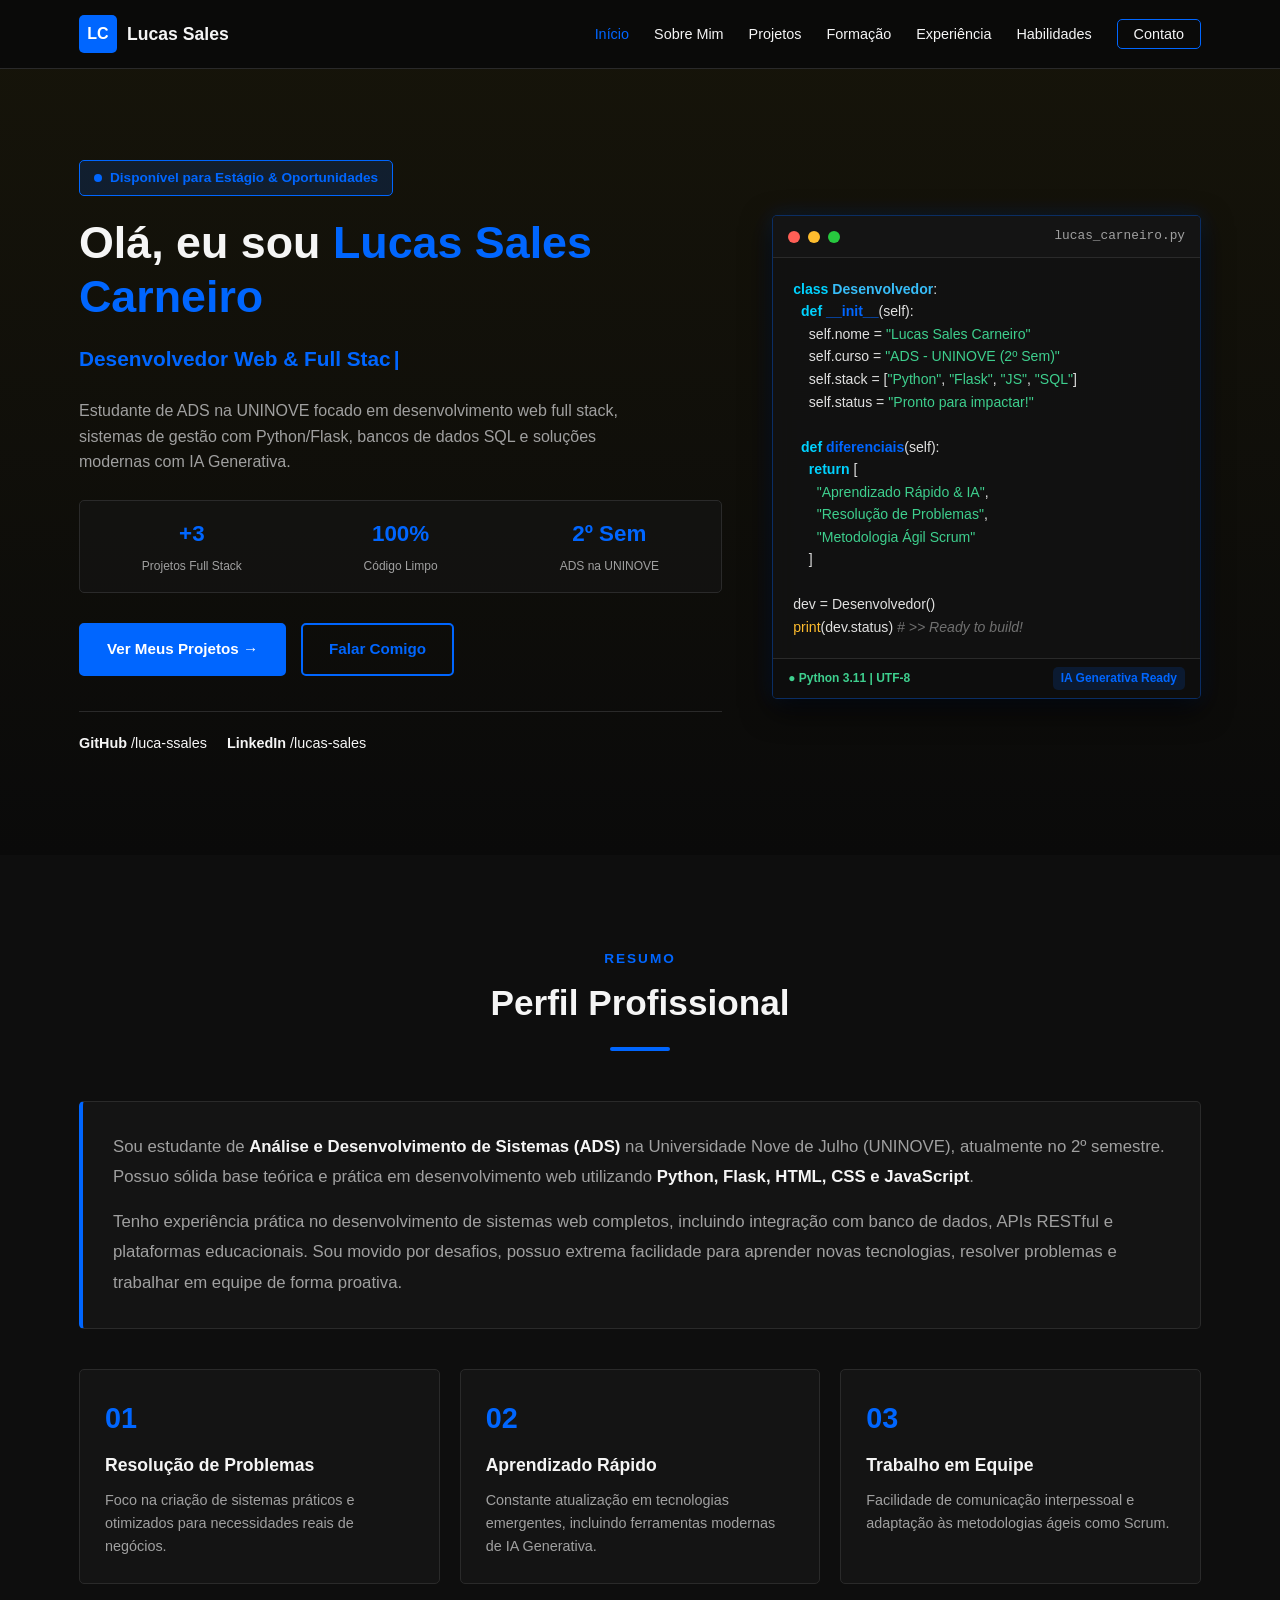
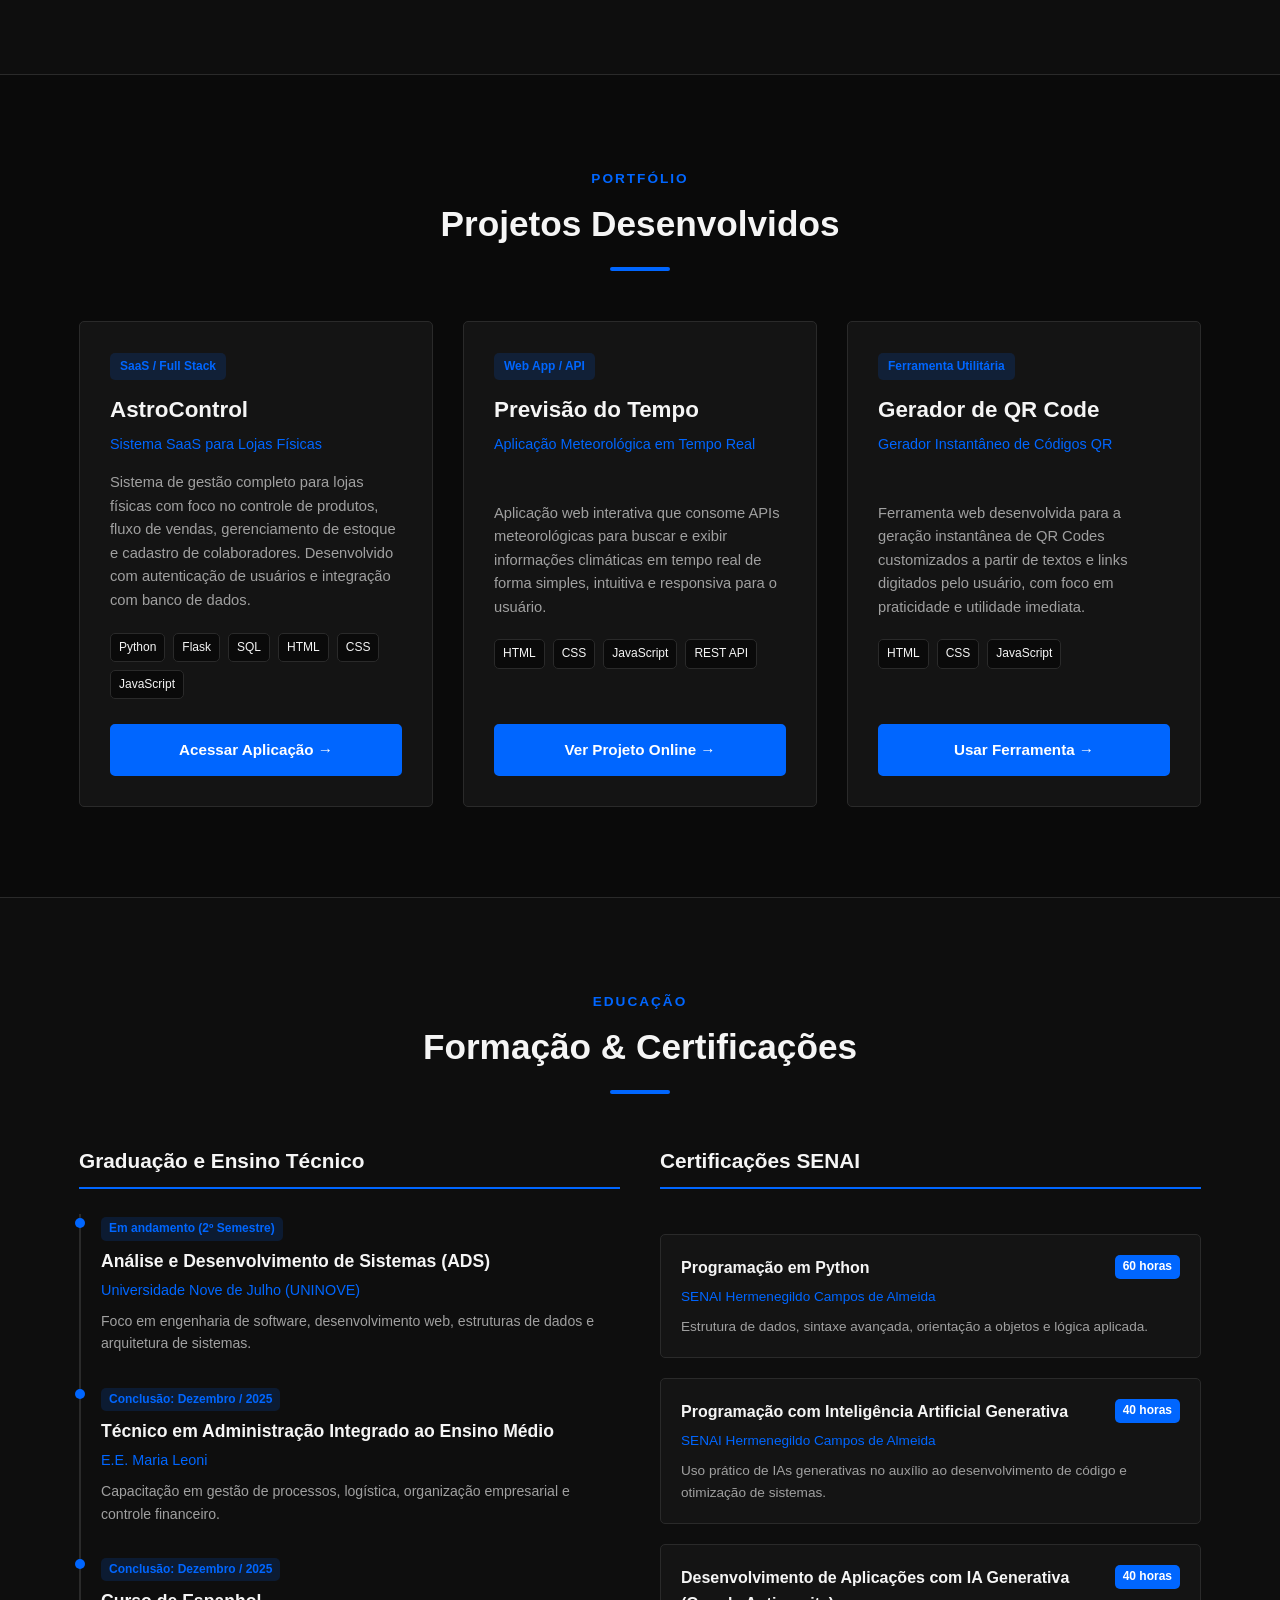
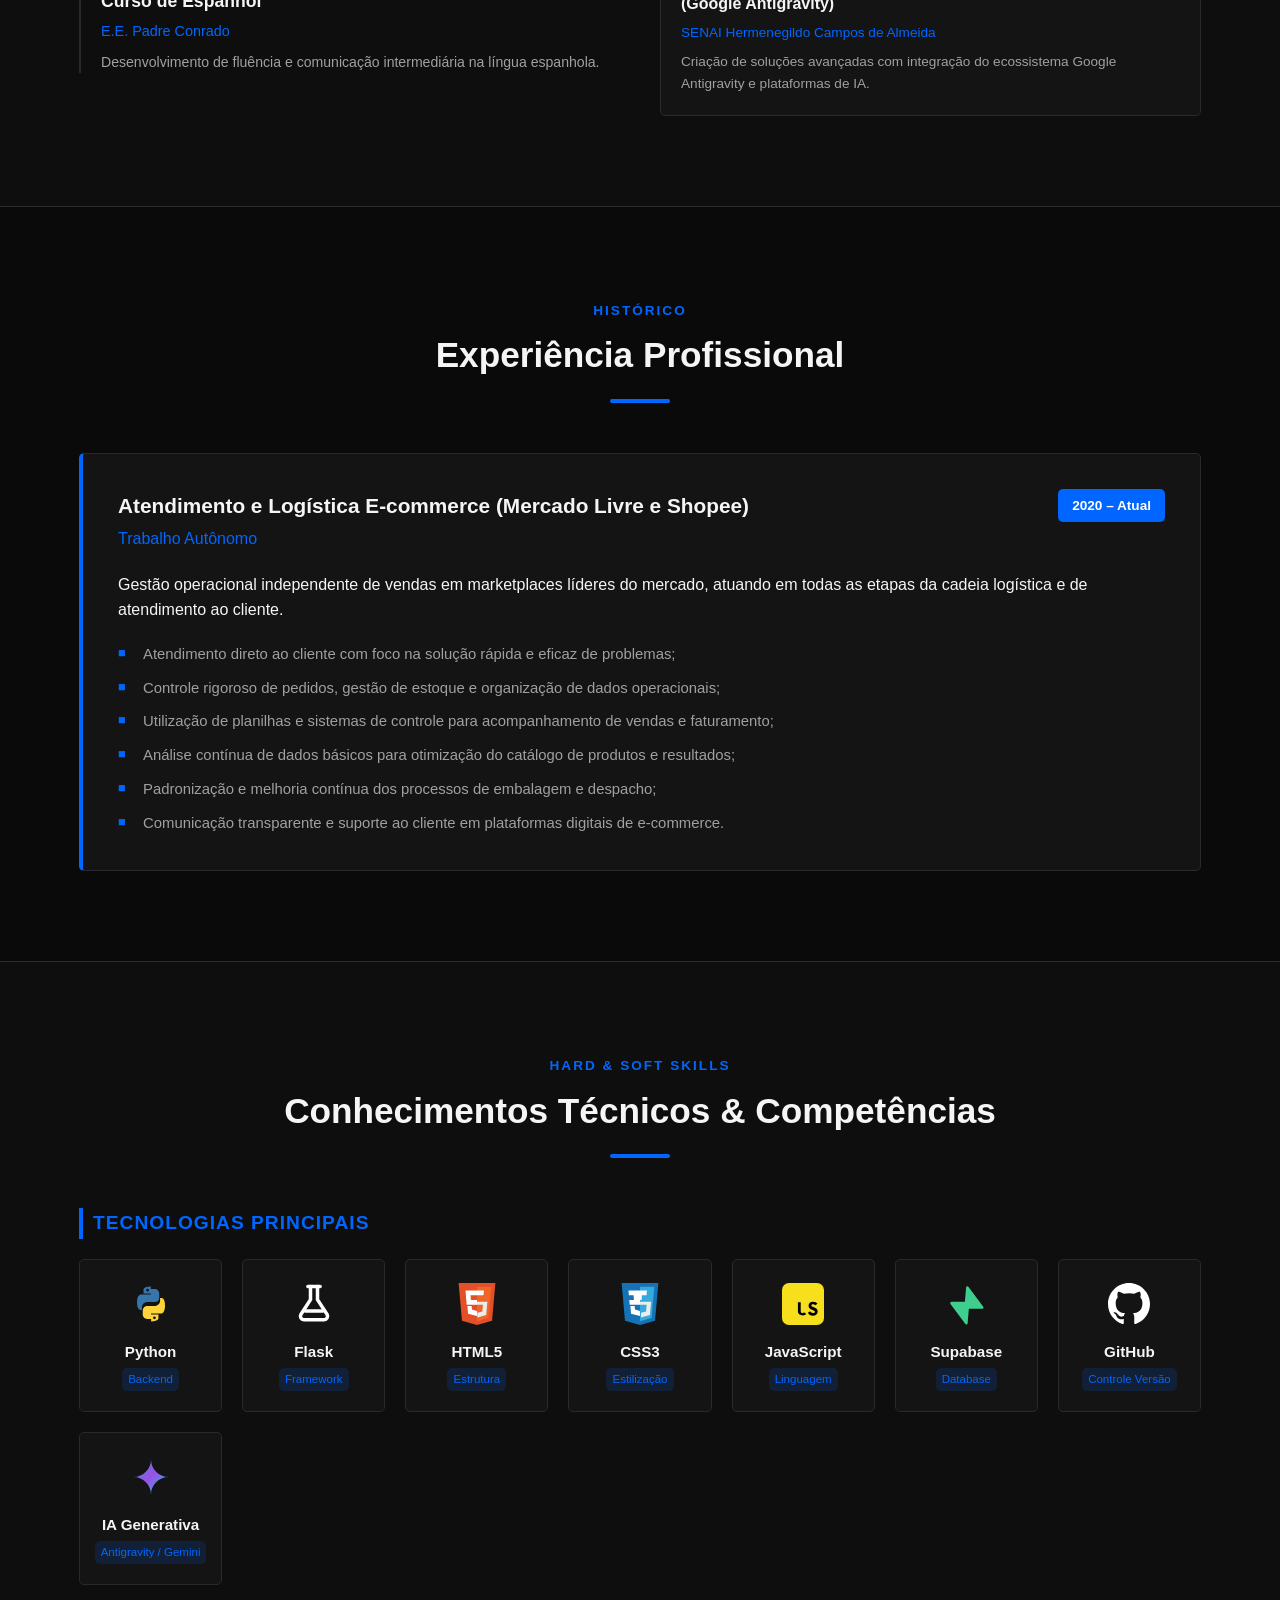
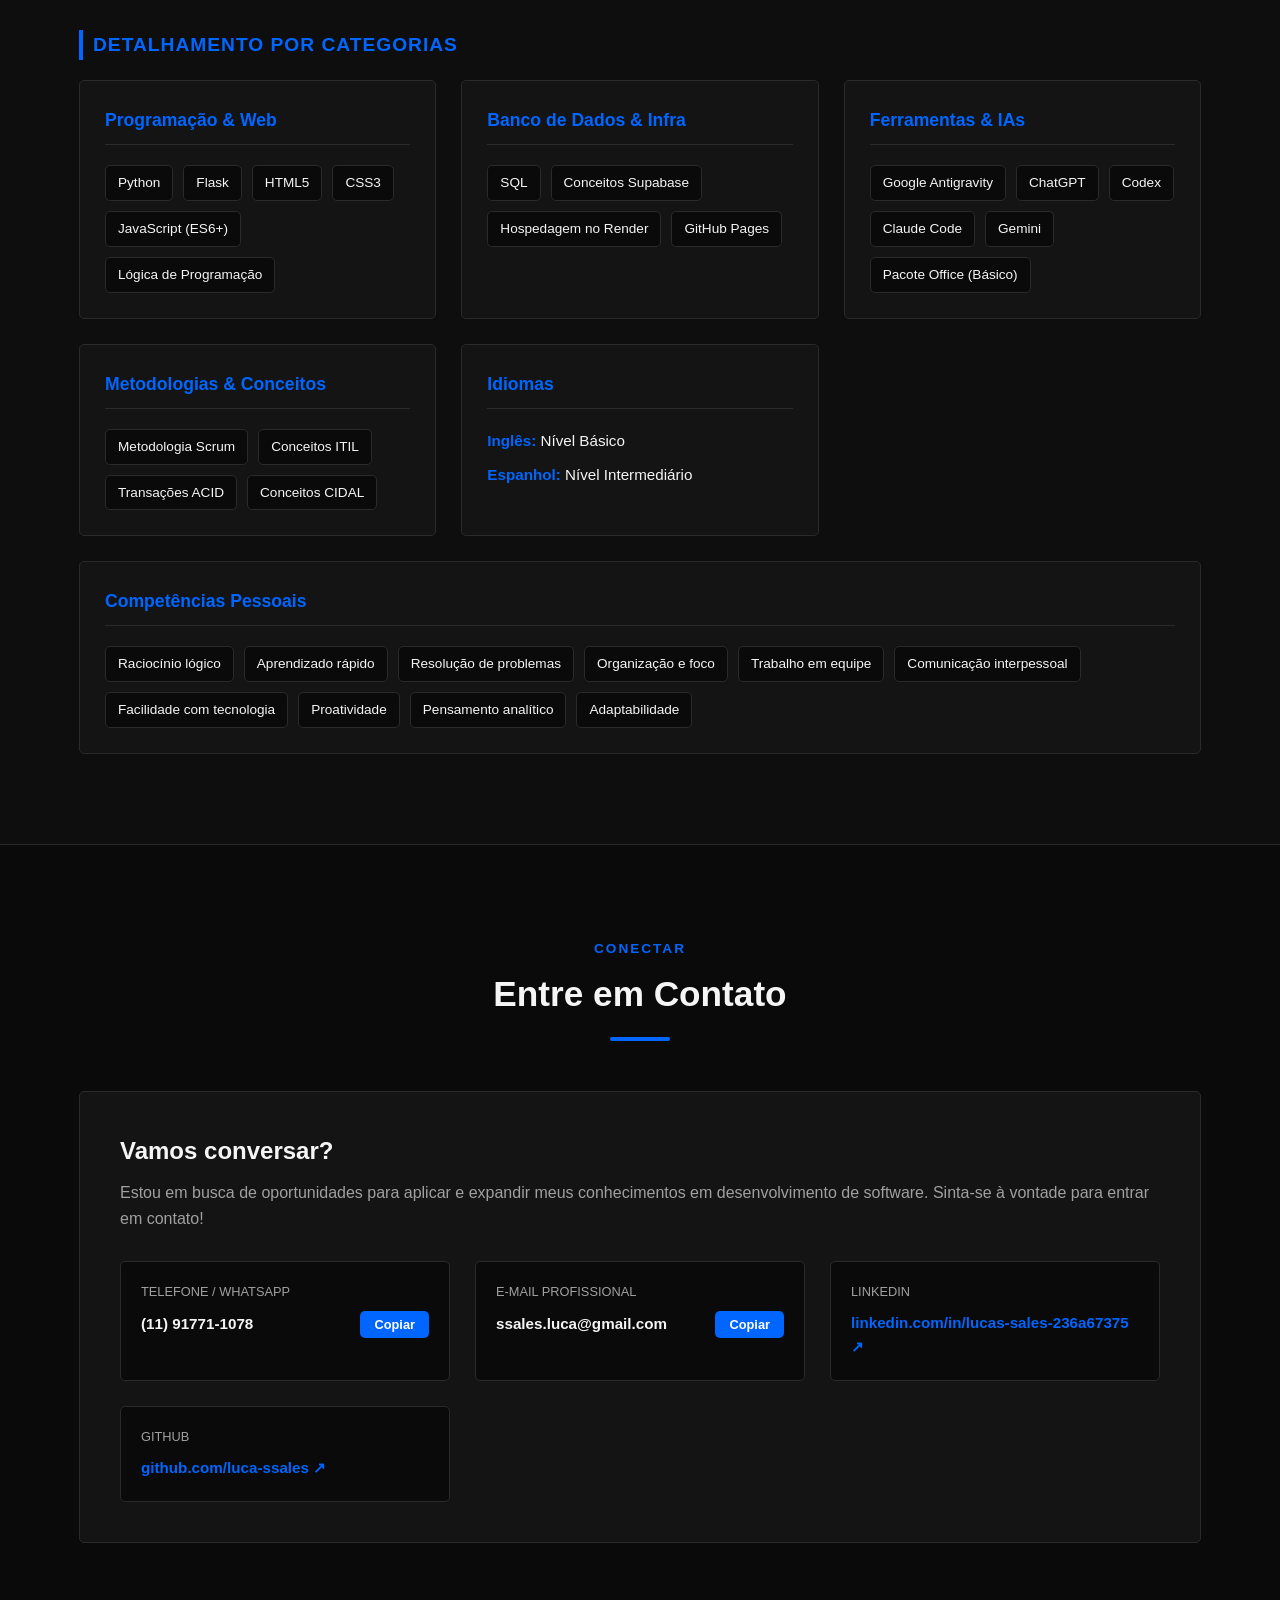
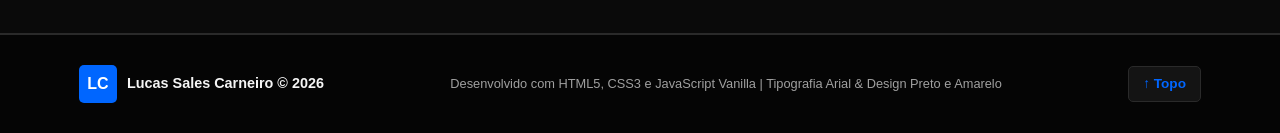
<file: Lading Page/index.html>
<!DOCTYPE html>
<!-- 
  ===================================================================
  LANDING PAGE - CURRÍCULO PROFISSIONAL DE LUCAS SALES CARNEIRO
  ===================================================================
  Desenvolvido com HTML5 Semântico, CSS3 e JavaScript Vanilla.
  Estilização padronizada segundo diretrizes de fonte Arial, 
  cantos arredondados de 5px e esquema de cores em Preto e Amarelo.
  ===================================================================
-->
<html lang="pt-BR">
<head>
  <!-- Meta tags fundamentais para codificação de caracteres e suporte mobile -->
  <meta charset="UTF-8">
  <meta name="viewport" content="width=device-width, initial-scale=1.0">
  <meta name="description" content="Portfólio e Currículo Profissional de Lucas Sales Carneiro - Desenvolvedor Web e Estudante de Análise e Desenvolvimento de Sistemas (ADS).">
  <meta name="author" content="Lucas Sales Carneiro">
  
  <title>Lucas Sales Carneiro | Desenvolvedor Web & ADS</title>
  
  <!-- Link para o arquivo externo de estilização CSS -->
  <link rel="stylesheet" href="style.css">
</head>
<body>

  <!-- ===================================================================
       CABEÇALHO E NAVEGAÇÃO PRINCIPAL
       =================================================================== -->
  <header class="header-principal" id="header">
    <div class="container header-container">
      
      <!-- Logotipo textual com iniciais estilizadas em amarelo e preto -->
      <a href="#inicio" class="logo-link" title="Voltar ao início">
        <span class="logo-avatar">LC</span>
        <span class="logo-texto">Lucas Sales</span>
      </a>

      <!-- Botão hambúrguer para alternar menu em telas menores (Mobile) -->
      <button class="menu-toggle" id="menuToggle" aria-label="Abrir Menu de Navegação">
        <span class="linha-menu"></span>
        <span class="linha-menu"></span>
        <span class="linha-menu"></span>
      </button>

      <!-- Links de navegação suave entre as seções da página -->
      <nav class="nav-menu" id="navMenu">
        <ul class="nav-lista">
          <li><a href="#inicio" class="nav-link ativo">Início</a></li>
          <li><a href="#perfil" class="nav-link">Sobre Mim</a></li>
          <li><a href="#projetos" class="nav-link">Projetos</a></li>
          <li><a href="#formacao" class="nav-link">Formação</a></li>
          <li><a href="#experiencia" class="nav-link">Experiência</a></li>
          <li><a href="#habilidades" class="nav-link">Habilidades</a></li>
          <li><a href="#contato" class="nav-link btn-destaque-header">Contato</a></li>
        </ul>
      </nav>

    </div>
  </header>

  <main>
    <!-- ===================================================================
         SEÇÃO HERO / APRESENTAÇÃO INICIAL
         =================================================================== -->
    <section class="secao-hero" id="inicio">
      <div class="container hero-container">
        
        <!-- Conteúdo textual da seção Hero -->
        <div class="hero-conteudo">
          <!-- Badge indicativo de status profissional -->
          <div class="badge-status">
            <span class="ponto-status"></span>
            Disponível para Estágio & Oportunidades
          </div>
          
          <h1 class="hero-titulo">
            Olá, eu sou <span class="destaque-amarelo">Lucas Sales Carneiro</span>
          </h1>
          
          <!-- Subtítulo dinâmico com Efeito Máquina de Escrever -->
          <h2 class="hero-subtitulo">
            <span class="texto-maquina" id="textoMaquina"></span><span class="cursor-maquina">|</span>
          </h2>
          
          <p class="hero-descricao">
            Estudante de ADS na UNINOVE focado em desenvolvimento web full stack, sistemas de gestão com Python/Flask, bancos de dados SQL e soluções modernas com IA Generativa.
          </p>

          <!-- Métricas Rápidas para Recrutadores -->
          <div class="grid-metricas-hero">
            <div class="item-metrica">
              <span class="numero-metrica">+3</span>
              <span class="rotulo-metrica">Projetos Full Stack</span>
            </div>
            <div class="item-metrica">
              <span class="numero-metrica">100%</span>
              <span class="rotulo-metrica">Código Limpo</span>
            </div>
            <div class="item-metrica">
              <span class="numero-metrica">2º Sem</span>
              <span class="rotulo-metrica">ADS na UNINOVE</span>
            </div>
          </div>

          <!-- Botões de Ação Principal (CTAs) -->
          <div class="hero-acoes">
            <a href="#projetos" class="btn btn-amarelo">Ver Meus Projetos &rarr;</a>
            <a href="#contato" class="btn btn-outline">Falar Comigo</a>
          </div>

          <!-- Links para redes profissionais e contato rápido -->
          <div class="hero-redes">
            <a href="https://github.com/luca-ssales" target="_blank" rel="noopener noreferrer" class="link-rede" title="Perfil no GitHub">
              <strong>GitHub</strong> /luca-ssales
            </a>
            <a href="https://linkedin.com/in/lucas-sales-236a67375" target="_blank" rel="noopener noreferrer" class="link-rede" title="Perfil no LinkedIn">
              <strong>LinkedIn</strong> /lucas-sales
            </a>
          </div>
        </div>

        <!-- Terminal de Código Interativo Glassmorphic (Sem foto pessoal) -->
        <div class="hero-grafico">
          <div class="card-terminal-codigo">
            <!-- Barra superior do terminal de desenvolvimento -->
            <div class="terminal-cabecalho">
              <div class="botoes-terminal">
                <span class="botao-janela fechar"></span>
                <span class="botao-janela minimizar"></span>
                <span class="botao-janela expandir"></span>
              </div>
              <span class="titulo-terminal">lucas_carneiro.py</span>
            </div>
            <!-- Corpo do terminal com sintaxe destacada -->
            <div class="terminal-corpo">
              <pre><code><span class="code-kw">class</span> <span class="code-cls">Desenvolvedor</span>:
  <span class="code-kw">def</span> <span class="code-fn">__init__</span>(self):
    self.nome = <span class="code-str">"Lucas Sales Carneiro"</span>
    self.curso = <span class="code-str">"ADS - UNINOVE (2º Sem)"</span>
    self.stack = [<span class="code-str">"Python"</span>, <span class="code-str">"Flask"</span>, <span class="code-str">"JS"</span>, <span class="code-str">"SQL"</span>]
    self.status = <span class="code-str">"Pronto para impactar!"</span>
    
  <span class="code-kw">def</span> <span class="code-fn">diferenciais</span>(self):
    <span class="code-kw">return</span> [
      <span class="code-str">"Aprendizado Rápido &amp; IA"</span>,
      <span class="code-str">"Resolução de Problemas"</span>,
      <span class="code-str">"Metodologia Ágil Scrum"</span>
    ]

dev = Desenvolvedor()
<span class="code-cmd">print</span>(dev.status) <span class="code-cmt"># &gt;&gt; Ready to build!</span></code></pre>
            </div>
            <!-- Rodapé informativo do terminal -->
            <div class="terminal-rodape">
              <span class="status-terminal">● Python 3.11 | UTF-8</span>
              <span class="tag-terminal-ia">IA Generativa Ready</span>
            </div>
          </div>
        </div>

      </div>
    </section>

    <!-- ===================================================================
         SEÇÃO PERFIL PROFISSIONAL
         =================================================================== -->
    <section class="secao secao-escura" id="perfil">
      <div class="container">
        
        <div class="cabecalho-secao">
          <span class="subtitulo-secao">Resumo</span>
          <h2 class="titulo-secao">Perfil Profissional</h2>
          <div class="divisor-amarelo"></div>
        </div>

        <div class="grid-perfil">
          <!-- Texto de apresentação do perfil -->
          <div class="cartao-perfil-texto">
            <p>
              Sou estudante de <strong>Análise e Desenvolvimento de Sistemas (ADS)</strong> na Universidade Nove de Julho (UNINOVE), atualmente no 2º semestre. Possuo sólida base teórica e prática em desenvolvimento web utilizando <strong>Python, Flask, HTML, CSS e JavaScript</strong>.
            </p>
            <p>
              Tenho experiência prática no desenvolvimento de sistemas web completos, incluindo integração com banco de dados, APIs RESTful e plataformas educacionais. Sou movido por desafios, possuo extrema facilidade para aprender novas tecnologias, resolver problemas e trabalhar em equipe de forma proativa.
            </p>
          </div>

          <!-- Destaques rápidos sobre diferenciais profissionais -->
          <div class="grid-diferenciais">
            <div class="cartao-diferencial">
              <div class="numero-diferencial">01</div>
              <h3>Resolução de Problemas</h3>
              <p>Foco na criação de sistemas práticos e otimizados para necessidades reais de negócios.</p>
            </div>
            
            <div class="cartao-diferencial">
              <div class="numero-diferencial">02</div>
              <h3>Aprendizado Rápido</h3>
              <p>Constante atualização em tecnologias emergentes, incluindo ferramentas modernas de IA Generativa.</p>
            </div>

            <div class="cartao-diferencial">
              <div class="numero-diferencial">03</div>
              <h3>Trabalho em Equipe</h3>
              <p>Facilidade de comunicação interpessoal e adaptação às metodologias ágeis como Scrum.</p>
            </div>
          </div>

        </div>

      </div>
    </section>

    <!-- ===================================================================
         SEÇÃO PROJETOS EM DESTAQUE
         =================================================================== -->
    <section class="secao" id="projetos">
      <div class="container">
        
        <div class="cabecalho-secao">
          <span class="subtitulo-secao">Portfólio</span>
          <h2 class="titulo-secao">Projetos Desenvolvidos</h2>
          <div class="divisor-amarelo"></div>
        </div>

        <!-- Grade de exibição dos cartões de projetos -->
        <div class="grid-projetos">
          
          <!-- Projeto 1: AstroControl -->
          <article class="cartao-projeto">
            <div class="projeto-cabecalho">
              <span class="badge-projeto">SaaS / Full Stack</span>
              <h3 class="projeto-titulo">AstroControl</h3>
              <p class="projeto-subtitulo">Sistema SaaS para Lojas Físicas</p>
            </div>
            <div class="projeto-corpo">
              <p class="projeto-descricao">
                Sistema de gestão completo para lojas físicas com foco no controle de produtos, fluxo de vendas, gerenciamento de estoque e cadastro de colaboradores. Desenvolvido com autenticação de usuários e integração com banco de dados.
              </p>
              <!-- Lista de tecnologias aplicadas no projeto -->
              <div class="projeto-tecnologias">
                <span class="tag-tech">Python</span>
                <span class="tag-tech">Flask</span>
                <span class="tag-tech">SQL</span>
                <span class="tag-tech">HTML</span>
                <span class="tag-tech">CSS</span>
                <span class="tag-tech">JavaScript</span>
              </div>
            </div>
            <div class="projeto-rodape">
              <a href="https://astrocontrol-1.onrender.com/" target="_blank" rel="noopener noreferrer" class="btn btn-amarelo btn-bloco">
                Acessar Aplicação &rarr;
              </a>
            </div>
          </article>

          <!-- Projeto 2: API de Previsão do Tempo -->
          <article class="cartao-projeto">
            <div class="projeto-cabecalho">
              <span class="badge-projeto">Web App / API</span>
              <h3 class="projeto-titulo">Previsão do Tempo</h3>
              <p class="projeto-subtitulo">Aplicação Meteorológica em Tempo Real</p>
            </div>
            <div class="projeto-corpo">
              <p class="projeto-descricao">
                Aplicação web interativa que consome APIs meteorológicas para buscar e exibir informações climáticas em tempo real de forma simples, intuitiva e responsiva para o usuário.
              </p>
              <!-- Lista de tecnologias aplicadas no projeto -->
              <div class="projeto-tecnologias">
                <span class="tag-tech">HTML</span>
                <span class="tag-tech">CSS</span>
                <span class="tag-tech">JavaScript</span>
                <span class="tag-tech">REST API</span>
              </div>
            </div>
            <div class="projeto-rodape">
              <a href="https://luca-ssales.github.io/Previsao/" target="_blank" rel="noopener noreferrer" class="btn btn-amarelo btn-bloco">
                Ver Projeto Online &rarr;
              </a>
            </div>
          </article>

          <!-- Projeto 3: Gerador Automático de QR Code -->
          <article class="cartao-projeto">
            <div class="projeto-cabecalho">
              <span class="badge-projeto">Ferramenta Utilitária</span>
              <h3 class="projeto-titulo">Gerador de QR Code</h3>
              <p class="projeto-subtitulo">Gerador Instantâneo de Códigos QR</p>
            </div>
            <div class="projeto-corpo">
              <p class="projeto-descricao">
                Ferramenta web desenvolvida para a geração instantânea de QR Codes customizados a partir de textos e links digitados pelo usuário, com foco em praticidade e utilidade imediata.
              </p>
              <!-- Lista de tecnologias aplicadas no projeto -->
              <div class="projeto-tecnologias">
                <span class="tag-tech">HTML</span>
                <span class="tag-tech">CSS</span>
                <span class="tag-tech">JavaScript</span>
              </div>
            </div>
            <div class="projeto-rodape">
              <a href="https://luca-ssales.github.io/Robo-QR/" target="_blank" rel="noopener noreferrer" class="btn btn-amarelo btn-bloco">
                Usar Ferramenta &rarr;
              </a>
            </div>
          </article>

        </div>

      </div>
    </section>

    <!-- ===================================================================
         SEÇÃO FORMAÇÃO ACADÊMICA E CURSOS
         =================================================================== -->
    <section class="secao secao-escura" id="formacao">
      <div class="container">
        
        <div class="cabecalho-secao">
          <span class="subtitulo-secao">Educação</span>
          <h2 class="titulo-secao">Formação & Certificações</h2>
          <div class="divisor-amarelo"></div>
        </div>

        <div class="grid-duplo-formacao">
          
          <!-- Coluna 1: Formação Acadêmica Gradual -->
          <div class="bloco-linha-tempo">
            <h3 class="titulo-bloco-formacao">Graduação e Ensino Técnico</h3>
            
            <div class="linha-tempo">
              
              <!-- Item 1: ADS -->
              <div class="item-linha-tempo">
                <div class="marcador-linha"></div>
                <div class="conteudo-linha">
                  <span class="periodo-tag">Em andamento (2º Semestre)</span>
                  <h4 class="curso-titulo">Análise e Desenvolvimento de Sistemas (ADS)</h4>
                  <p class="instituicao-nome">Universidade Nove de Julho (UNINOVE)</p>
                  <p class="descricao-item-linha">Foco em engenharia de software, desenvolvimento web, estruturas de dados e arquitetura de sistemas.</p>
                </div>
              </div>

              <!-- Item 2: Técnico em Administração -->
              <div class="item-linha-tempo">
                <div class="marcador-linha"></div>
                <div class="conteudo-linha">
                  <span class="periodo-tag">Conclusão: Dezembro / 2025</span>
                  <h4 class="curso-titulo">Técnico em Administração Integrado ao Ensino Médio</h4>
                  <p class="instituicao-nome">E.E. Maria Leoni</p>
                  <p class="descricao-item-linha">Capacitação em gestão de processos, logística, organização empresarial e controle financeiro.</p>
                </div>
              </div>

              <!-- Item 3: Curso de Espanhol -->
              <div class="item-linha-tempo">
                <div class="marcador-linha"></div>
                <div class="conteudo-linha">
                  <span class="periodo-tag">Conclusão: Dezembro / 2025</span>
                  <h4 class="curso-titulo">Curso de Espanhol</h4>
                  <p class="instituicao-nome">E.E. Padre Conrado</p>
                  <p class="descricao-item-linha">Desenvolvimento de fluência e comunicação intermediária na língua espanhola.</p>
                </div>
              </div>

            </div>
          </div>

          <!-- Coluna 2: Cursos de Especialização SENAI -->
          <div class="bloco-certificacoes">
            <h3 class="titulo-bloco-formacao">Certificações SENAI</h3>
            
            <div class="cartao-certificacao">
              <div class="horas-tag">60 horas</div>
              <h4>Programação em Python</h4>
              <p class="emissor-certificacao">SENAI Hermenegildo Campos de Almeida</p>
              <p class="detalhes-certificacao">Estrutura de dados, sintaxe avançada, orientação a objetos e lógica aplicada.</p>
            </div>

            <div class="cartao-certificacao">
              <div class="horas-tag">40 horas</div>
              <h4>Programação com Inteligência Artificial Generativa</h4>
              <p class="emissor-certificacao">SENAI Hermenegildo Campos de Almeida</p>
              <p class="detalhes-certificacao">Uso prático de IAs generativas no auxílio ao desenvolvimento de código e otimização de sistemas.</p>
            </div>

            <div class="cartao-certificacao">
              <div class="horas-tag">40 horas</div>
              <h4>Desenvolvimento de Aplicações com IA Generativa (Google Antigravity)</h4>
              <p class="emissor-certificacao">SENAI Hermenegildo Campos de Almeida</p>
              <p class="detalhes-certificacao">Criação de soluções avançadas com integração do ecossistema Google Antigravity e plataformas de IA.</p>
            </div>

          </div>

        </div>

      </div>
    </section>

    <!-- ===================================================================
         SEÇÃO EXPERIÊNCIA PROFISSIONAL
         =================================================================== -->
    <section class="secao" id="experiencia">
      <div class="container">
        
        <div class="cabecalho-secao">
          <span class="subtitulo-secao">Histórico</span>
          <h2 class="titulo-secao">Experiência Profissional</h2>
          <div class="divisor-amarelo"></div>
        </div>

        <div class="cartao-experiencia">
          <div class="experiencia-cabecalho">
            <div>
              <h3 class="cargo-titulo">Atendimento e Logística E-commerce (Mercado Livre e Shopee)</h3>
              <p class="empresa-nome">Trabalho Autônomo</p>
            </div>
            <span class="periodo-badge">2020 – Atual</span>
          </div>

          <div class="experiencia-corpo">
            <p class="experiencia-resumo">
              Gestão operacional independente de vendas em marketplaces líderes do mercado, atuando em todas as etapas da cadeia logística e de atendimento ao cliente.
            </p>
            <!-- Lista de responsabilidades operacionais -->
            <ul class="lista-responsabilidades">
              <li>Atendimento direto ao cliente com foco na solução rápida e eficaz de problemas;</li>
              <li>Controle rigoroso de pedidos, gestão de estoque e organização de dados operacionais;</li>
              <li>Utilização de planilhas e sistemas de controle para acompanhamento de vendas e faturamento;</li>
              <li>Análise contínua de dados básicos para otimização do catálogo de produtos e resultados;</li>
              <li>Padronização e melhoria contínua dos processos de embalagem e despacho;</li>
              <li>Comunicação transparente e suporte ao cliente em plataformas digitais de e-commerce.</li>
            </ul>
          </div>
        </div>

      </div>
    </section>

    <!-- ===================================================================
         SEÇÃO HABILIDADES, TECNOLOGIAS E COMPETÊNCIAS
         =================================================================== -->
    <section class="secao secao-escura" id="habilidades">
      <div class="container">
        
        <div class="cabecalho-secao">
          <span class="subtitulo-secao">Hard & Soft Skills</span>
          <h2 class="titulo-secao">Conhecimentos Técnicos & Competências</h2>
          <div class="divisor-amarelo"></div>
        </div>

        <!-- Subtítulo e Grade Visual de Ícones de Tecnologias -->
        <h3 class="subtitulo-grid-tech">Tecnologias Principais</h3>
        
        <div class="grid-icones-tech">
          
          <!-- Ícone Oficial: Python -->
          <div class="cartao-icone-tech" title="Linguagem Python">
            <div class="container-svg-tech">
              <svg viewBox="0 0 24 24" width="42" height="42" fill="none">
                <path d="M11.927 2.007c-4.49 0-4.2 1.947-4.2 1.947l.006 2.019h4.257v.606H6.012s-2.012.23-2.012 4.468c0 4.239 1.751 4.316 1.751 4.316h1.047v-1.472c0-1.688 1.442-2.99 3.13-2.99h4.25c1.407 0 2.535-1.127 2.535-2.534V5.973c0-1.407-1.21-2.52-2.617-2.527h-2.169zm-1.89 1.34a.787.787 0 1 1 0 1.574.787.787 0 0 1 0-1.574z" fill="#3776AB"/>
                <path d="M12.073 21.993c4.49 0 4.2-1.947 4.2-1.947l-.006-2.019h-4.257v-.606h5.978s2.012-.23 2.012-4.468c0-4.239-1.751-4.316-1.751-4.316h-1.047v1.472c0 1.688-1.442 2.99-3.13 2.99h-4.25c-1.407 0-2.535 1.127-2.535 2.534v2.383c0 1.407 1.21 2.52 2.617 2.527h2.169zm1.89-1.34a.787.787 0 1 1 0-1.574.787.787 0 0 1 0 1.574z" fill="#FFD43B"/>
              </svg>
            </div>
            <span class="nome-tech-icone">Python</span>
            <span class="categoria-tech-icone">Backend</span>
          </div>

          <!-- Ícone Oficial: Flask -->
          <div class="cartao-icone-tech" title="Framework Flask">
            <div class="container-svg-tech">
              <svg viewBox="0 0 24 24" width="42" height="42" fill="none" stroke="#FFFFFF" stroke-width="2" stroke-linecap="round" stroke-linejoin="round">
                <path d="M10 2v7.5L4.5 18a2 2 0 0 0 1.7 3h11.6a2 2 0 0 0 1.7-3L14 9.5V2"/>
                <path d="M8.5 2h7"/>
                <path d="M7 16h10"/>
              </svg>
            </div>
            <span class="nome-tech-icone">Flask</span>
            <span class="categoria-tech-icone">Framework</span>
          </div>

          <!-- Ícone Oficial: HTML5 -->
          <div class="cartao-icone-tech" title="HTML5 Semântico">
            <div class="container-svg-tech">
              <svg viewBox="0 0 24 24" width="42" height="42" fill="none">
                <path d="M1.5 0h21l-1.91 21.563L11.97 24l-8.564-2.438L1.5 0z" fill="#E34F26"/>
                <path d="M12 2.18v19.67l6.634-1.888 1.547-17.782H12z" fill="#EF652A"/>
                <path d="M12 9.75H8.531l-.232-2.718h7.404l.236-2.679H5.414l.7 8.073H12v-2.676zm0 6.222l-2.889-.781-.184-2.072H6.516l.36 4.382 5.124 1.403V15.972z" fill="#FFFFFF"/>
                <path d="M12 9.75v2.676h3.407l-.341 3.8-2.888.781v2.709l5.084-1.393.684-7.669H12z" fill="#ECECEC"/>
              </svg>
            </div>
            <span class="nome-tech-icone">HTML5</span>
            <span class="categoria-tech-icone">Estrutura</span>
          </div>

          <!-- Ícone Oficial: CSS3 -->
          <div class="cartao-icone-tech" title="CSS3 Moderno">
            <div class="container-svg-tech">
              <svg viewBox="0 0 24 24" width="42" height="42" fill="none">
                <path d="M1.5 0h21l-1.91 21.563L11.97 24l-8.564-2.438L1.5 0z" fill="#1572B6"/>
                <path d="M12 2.18v19.67l6.634-1.888 1.547-17.782H12z" fill="#33A9DC"/>
                <path d="M12 9.75H8.531l-.232-2.718h7.404l.236-2.679H5.414l.232 2.679h7.457l-.232 2.715H5.878l.232 2.679H12V9.75z" fill="#FFFFFF"/>
                <path d="M12 15.972l-2.889-.781-.184-2.072H6.516l.36 4.382 5.124 1.403v-2.932z" fill="#FFFFFF"/>
                <path d="M12 9.75v2.679h3.816l-.341 3.8-2.888.781v2.709l5.084-1.393.684-7.669H12z" fill="#ECECEC"/>
              </svg>
            </div>
            <span class="nome-tech-icone">CSS3</span>
            <span class="categoria-tech-icone">Estilização</span>
          </div>

          <!-- Ícone Oficial: JavaScript -->
          <div class="cartao-icone-tech" title="JavaScript Vanilla / ES6">
            <div class="container-svg-tech">
              <svg viewBox="0 0 24 24" width="42" height="42">
                <rect width="24" height="24" rx="4" fill="#F7DF1E"/>
                <path d="M12 18.5c.8 0 1.5-.4 1.8-1l-1.3-.8c-.2.3-.4.5-.8.5-.6 0-1-.4-1-1.2V11h-1.6v5.2c0 1.5 1 2.3 2.9 2.3zm5.6.2c1.7 0 2.8-.9 2.8-2.4 0-1.4-.9-2-2.2-2.5l-.5-.2c-.6-.2-.9-.4-.9-.8 0-.4.4-.7 1-.7.6 0 1 .2 1.2.6l1.3-.8c-.5-.8-1.3-1.2-2.5-1.2-1.6 0-2.6.9-2.6 2.3 0 1.3.8 1.9 2 2.3l.5.2c.7.3 1.1.5 1.1.9 0 .5-.4.8-1.1.8-.8 0-1.3-.4-1.6-1l-1.3.8c.5 1 1.6 1.7 2.8 1.7z" fill="#000000"/>
              </svg>
            </div>
            <span class="nome-tech-icone">JavaScript</span>
            <span class="categoria-tech-icone">Linguagem</span>
          </div>

          <!-- Ícone Oficial: Supabase -->
          <div class="cartao-icone-tech" title="Supabase & SQL">
            <div class="container-svg-tech">
              <svg viewBox="0 0 24 24" width="42" height="42" fill="none">
                <path d="M13.35 2.082a.75.75 0 0 0-1.293.473l-.689 8.212H3.75a.75.75 0 0 0-.606 1.19l8.5 11.5a.75.75 0 0 0 1.293-.473l.689-8.212h7.618a.75.75 0 0 0 .606-1.19l-8.5-11.5z" fill="#3ECF8E"/>
              </svg>
            </div>
            <span class="nome-tech-icone">Supabase</span>
            <span class="categoria-tech-icone">Database</span>
          </div>

          <!-- Ícone Oficial: GitHub -->
          <div class="cartao-icone-tech" title="GitHub & Git">
            <div class="container-svg-tech">
              <svg viewBox="0 0 24 24" width="42" height="42" fill="#FFFFFF">
                <path d="M12 0C5.37 0 0 5.37 0 12c0 5.31 3.435 9.795 8.205 11.385.6.105.825-.255.825-.57 0-.285-.015-1.23-.015-2.235-3.015.555-3.795-.735-4.035-1.41-.135-.345-.72-1.41-1.23-1.695-.42-.225-1.02-.78-.015-.795.945-.015 1.62.87 1.845 1.23 1.08 1.815 2.805 1.305 3.495.99.105-.78.42-1.305.765-1.605-2.67-.3-5.46-1.335-5.46-5.925 0-1.305.465-2.385 1.23-3.225-.12-.3-.54-1.53.12-3.18 0 0 1.005-.315 3.3 1.23.96-.27 1.98-.405 3-.405s2.04.135 3 .405c2.295-1.56 3.3-1.23 3.3-1.23.66 1.65.24 2.88.12 3.18.765.84 1.23 1.905 1.23 3.225 0 4.605-2.805 5.625-5.475 5.925.435.375.81 1.095.81 2.22 0 1.605-.015 2.895-.015 3.3 0 .315.225.69.825.57A12.02 12.02 0 0 0 24 12c0-6.63-5.37-12-12-12z"/>
              </svg>
            </div>
            <span class="nome-tech-icone">GitHub</span>
            <span class="categoria-tech-icone">Controle Versão</span>
          </div>

          <!-- Ícone Oficial: Gemini / IA Generativa -->
          <div class="cartao-icone-tech" title="Inteligência Artificial Generativa (Gemini)">
            <div class="container-svg-tech">
              <svg viewBox="0 0 24 24" width="42" height="42" fill="none">
                <defs>
                  <linearGradient id="geminiGrad" x1="0%" y1="0%" x2="100%" y2="100%">
                    <stop offset="0%" stop-color="#4285F4" />
                    <stop offset="50%" stop-color="#9B51E0" />
                    <stop offset="100%" stop-color="#00D2FF" />
                  </linearGradient>
                </defs>
                <path d="M12 2C12 7.52 7.52 12 2 12C7.52 12 12 16.48 12 22C12 16.48 16.48 12 22 12C16.48 12 12 7.52 12 2Z" fill="url(#geminiGrad)"/>
              </svg>
            </div>
            <span class="nome-tech-icone">IA Generativa</span>
            <span class="categoria-tech-icone">Antigravity / Gemini</span>
          </div>

        </div>

        <h3 class="subtitulo-grid-tech">Detalhamento por Categorias</h3>

        <!-- Grade de Categorias Tecnológicas -->
        <div class="grid-habilidades">
          
          <!-- Card: Programação & Web -->
          <div class="cartao-habilidade">
            <h3 class="habilidade-categoria">Programação & Web</h3>
            <ul class="lista-skills-tags">
              <li>Python</li>
              <li>Flask</li>
              <li>HTML5</li>
              <li>CSS3</li>
              <li>JavaScript (ES6+)</li>
              <li>Lógica de Programação</li>
            </ul>
          </div>

          <!-- Card: Banco de Dados & Infra -->
          <div class="cartao-habilidade">
            <h3 class="habilidade-categoria">Banco de Dados & Infra</h3>
            <ul class="lista-skills-tags">
              <li>SQL</li>
              <li>Conceitos Supabase</li>
              <li>Hospedagem no Render</li>
              <li>GitHub Pages</li>
            </ul>
          </div>

          <!-- Card: IAs & Ferramentas -->
          <div class="cartao-habilidade">
            <h3 class="habilidade-categoria">Ferramentas & IAs</h3>
            <ul class="lista-skills-tags">
              <li>Google Antigravity</li>
              <li>ChatGPT</li>
              <li>Codex</li>
              <li>Claude Code</li>
              <li>Gemini</li>
              <li>Pacote Office (Básico)</li>
            </ul>
          </div>

          <!-- Card: Metodologias & Conceitos -->
          <div class="cartao-habilidade">
            <h3 class="habilidade-categoria">Metodologias & Conceitos</h3>
            <ul class="lista-skills-tags">
              <li>Metodologia Scrum</li>
              <li>Conceitos ITIL</li>
              <li>Transações ACID</li>
              <li>Conceitos CIDAL</li>
            </ul>
          </div>

          <!-- Card: Idiomas -->
          <div class="cartao-habilidade">
            <h3 class="habilidade-categoria">Idiomas</h3>
            <div class="item-idioma">
              <strong>Inglês:</strong> Nível Básico
            </div>
            <div class="item-idioma">
              <strong>Espanhol:</strong> Nível Intermediário
            </div>
          </div>

          <!-- Card: Competências Pessoais -->
          <div class="cartao-habilidade cartao-competencias-completas">
            <h3 class="habilidade-categoria">Competências Pessoais</h3>
            <ul class="lista-skills-tags">
              <li>Raciocínio lógico</li>
              <li>Aprendizado rápido</li>
              <li>Resolução de problemas</li>
              <li>Organização e foco</li>
              <li>Trabalho em equipe</li>
              <li>Comunicação interpessoal</li>
              <li>Facilidade com tecnologia</li>
              <li>Proatividade</li>
              <li>Pensamento analítico</li>
              <li>Adaptabilidade</li>
            </ul>
          </div>

        </div>

      </div>
    </section>

    <!-- ===================================================================
         SEÇÃO DE CONTATO E LINKS RÁPIDOS
         =================================================================== -->
    <section class="secao" id="contato">
      <div class="container">
        
        <div class="cabecalho-secao">
          <span class="subtitulo-secao">Conectar</span>
          <h2 class="titulo-secao">Entre em Contato</h2>
          <div class="divisor-amarelo"></div>
        </div>

        <div class="cartao-contato-principal">
          
          <div class="contato-info">
            <h3>Vamos conversar?</h3>
            <p>Estou em busca de oportunidades para aplicar e expandir meus conhecimentos em desenvolvimento de software. Sinta-se à vontade para entrar em contato!</p>
            
            <div class="grid-meios-contato">
              
              <!-- Telefone / WhatsApp -->
              <div class="item-contato-bloco">
                <span class="rotulo-contato">Telefone / WhatsApp</span>
                <div class="valor-contato-copia">
                  <span id="textoTelefone">(11) 91771-1078</span>
                  <button class="btn-copiar" onclick="copiarTexto('textoTelefone', 'Telefone copiado!')" title="Copiar telefone">Copiar</button>
                </div>
              </div>

              <!-- E-mail -->
              <div class="item-contato-bloco">
                <span class="rotulo-contato">E-mail Profissional</span>
                <div class="valor-contato-copia">
                  <span id="textoEmail">ssales.luca@gmail.com</span>
                  <button class="btn-copiar" onclick="copiarTexto('textoEmail', 'E-mail copiado!')" title="Copiar e-mail">Copiar</button>
                </div>
              </div>

              <!-- LinkedIn -->
              <div class="item-contato-bloco">
                <span class="rotulo-contato">LinkedIn</span>
                <a href="https://linkedin.com/in/lucas-sales-236a67375" target="_blank" rel="noopener noreferrer" class="link-externo-contato">
                  linkedin.com/in/lucas-sales-236a67375 &nearr;
                </a>
              </div>

              <!-- GitHub -->
              <div class="item-contato-bloco">
                <span class="rotulo-contato">GitHub</span>
                <a href="https://github.com/luca-ssales" target="_blank" rel="noopener noreferrer" class="link-externo-contato">
                  github.com/luca-ssales &nearr;
                </a>
              </div>

            </div>

          </div>

        </div>

      </div>
    </section>
  </main>

  <!-- ===================================================================
       RODAPÉ DA PÁGINA (FOOTER)
       =================================================================== -->
  <footer class="footer-principal">
    <div class="container footer-container">
      <div class="footer-logo">
        <span class="logo-avatar">LC</span>
        <span>Lucas Sales Carneiro &copy; 2026</span>
      </div>
      <p class="footer-creditos">
        Desenvolvido com HTML5, CSS3 e JavaScript Vanilla | Tipografia Arial & Design Preto e Amarelo
      </p>
      <a href="#inicio" class="btn-voltar-topo" title="Voltar ao topo da página">&uarr; Topo</a>
    </div>
  </footer>

  <!-- Notificação Flutuante de Cópia (Toast Notification) -->
  <div class="toast-notificacao" id="toastNotificacao">Texto copiado!</div>

  <!-- Arquivo de scripts JavaScript externos -->
  <script src="script.js"></script>

</body>
</html>
</file>
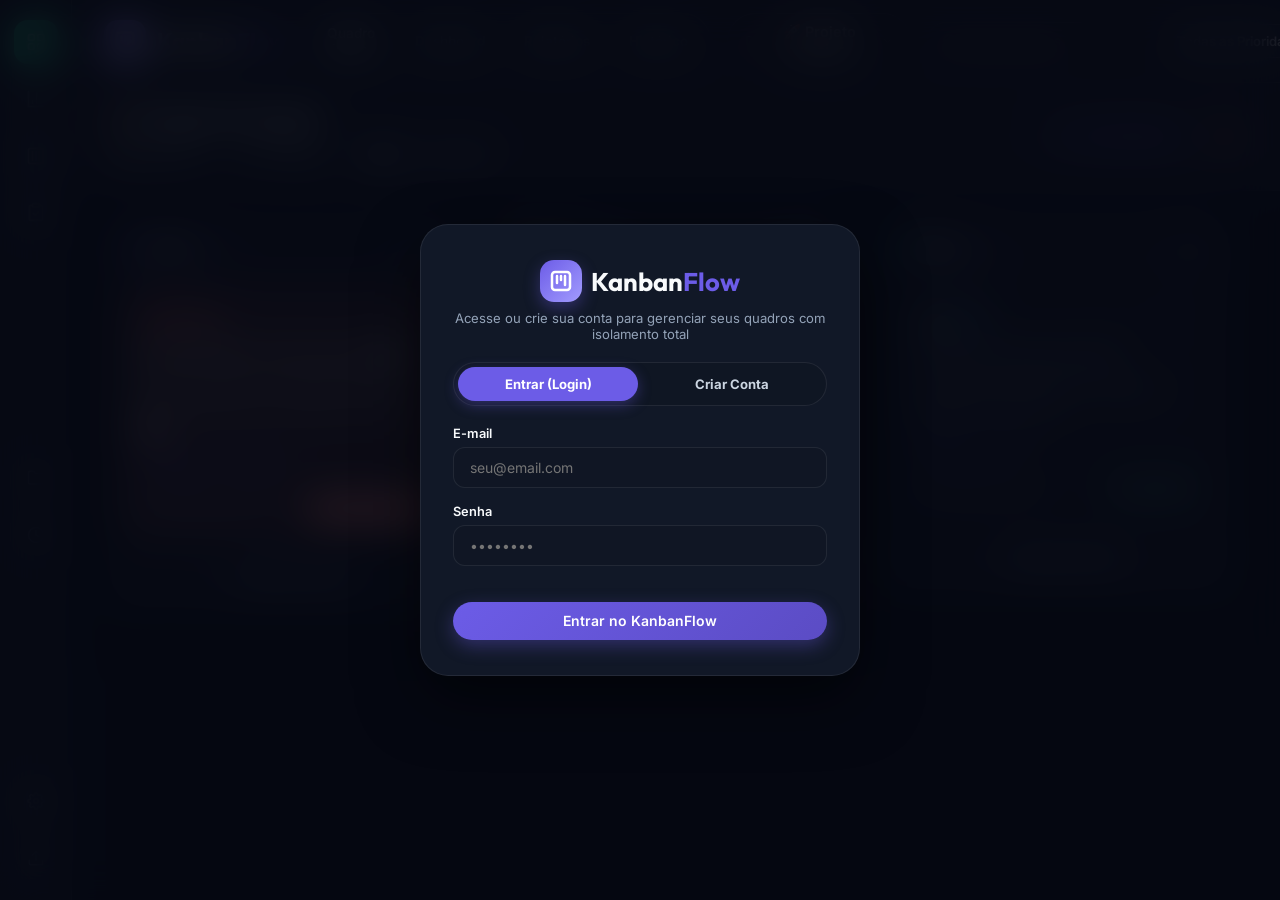
<file: Kanbam/v1/index.html>
<!DOCTYPE html>
<html lang="pt-BR">

<head>
  <meta charset="UTF-8">
  <meta name="viewport" content="width=device-width, initial-scale=1.0">
  <title>KanbanFlow - Gerenciador de Tarefas Inteligente</title>

  <!-- Google Fonts: Outfit & Inter -->
  <link rel="preconnect" href="https://fonts.googleapis.com">
  <link rel="preconnect" href="https://fonts.gstatic.com" crossorigin>
  <link
    href="https://fonts.googleapis.com/css2?family=Inter:wght@300;400;500;600;700&family=Outfit:wght@400;500;600;700;800&display=swap"
    rel="stylesheet">
  <link rel="shortcut icon" href="favcon.png" type="image/x-icon">

  <!-- App Stylesheet -->
  <link rel="stylesheet" href="styles.css">
</head>

<body class="theme-midnight">

  <!-- Outer Window Frame Container (Claymorphic / Soft Rounded Style) -->
  <div class="outer-frame-wrapper">
    <div id="app" class="app-container app-with-sidebar">

      <!-- LEFT SIDEBAR DOCK (VERTICAL ICON RAIL) -->
      <aside class="sidebar-rail" id="sidebarRail">
        <div class="sidebar-top">
          <button type="button" class="sidebar-icon-btn active" id="sideNavGridBtn" title="Início / Grid">
            <svg xmlns="http://www.w3.org/2000/svg" width="20" height="20" viewBox="0 0 24 24" fill="none" stroke="currentColor" stroke-width="2" stroke-linecap="round" stroke-linejoin="round"><rect width="7" height="7" x="3" y="3" rx="2"/><rect width="7" height="7" x="14" y="3" rx="2"/><rect width="7" height="7" x="14" y="14" rx="2"/><rect width="7" height="7" x="3" y="14" rx="2"/></svg>
          </button>
          <button type="button" class="sidebar-icon-btn" id="sideNavDashBtn" title="Dashboard">
            <svg xmlns="http://www.w3.org/2000/svg" width="20" height="20" viewBox="0 0 24 24" fill="none" stroke="currentColor" stroke-width="2" stroke-linecap="round" stroke-linejoin="round"><path d="M3 3v18h18"/><path d="M18 17V9"/><path d="M13 17V5"/><path d="M8 17v-3"/></svg>
          </button>
          <button type="button" class="sidebar-icon-btn" id="sideNavKanbanBtn" title="Quadro Kanban">
            <svg xmlns="http://www.w3.org/2000/svg" width="20" height="20" viewBox="0 0 24 24" fill="none" stroke="currentColor" stroke-width="2" stroke-linecap="round" stroke-linejoin="round"><rect width="18" height="18" x="3" y="3" rx="2"/><path d="M8 7v10"/><path d="M12 7v10"/><path d="M16 7v10"/></svg>
          </button>
          <button type="button" class="sidebar-icon-btn" id="sideNavTasksBtn" title="Minhas Tarefas">
            <svg xmlns="http://www.w3.org/2000/svg" width="20" height="20" viewBox="0 0 24 24" fill="none" stroke="currentColor" stroke-width="2" stroke-linecap="round" stroke-linejoin="round"><path d="M16 4h2a2 2 0 0 1 2 2v14a2 2 0 0 1-2 2H6a2 2 0 0 1-2-2V6a2 2 0 0 1 2-2h2"/><rect width="8" height="4" x="8" y="2" rx="1" ry="1"/><path d="m9 14 2 2 4-4"/></svg>
          </button>
        </div>

        <div class="sidebar-mid">
          <button type="button" class="sidebar-icon-btn" id="sideNavFilesBtn" title="Exportar / Importar JSON">
            <svg xmlns="http://www.w3.org/2000/svg" width="18" height="18" viewBox="0 0 24 24" fill="none" stroke="currentColor" stroke-width="2" stroke-linecap="round" stroke-linejoin="round"><path d="M20 20a2 2 0 0 0 2-2V8a2 2 0 0 0-2-2h-7.93a2 2 0 0 1-1.66-.9l-.82-1.2A2 2 0 0 0 7.93 3H4a2 2 0 0 0-2 2v13a2 2 0 0 0 2 2Z"/></svg>
          </button>
          <button type="button" class="sidebar-icon-btn" id="sideNavHistoryBtn" title="Histórico">
            <svg xmlns="http://www.w3.org/2000/svg" width="18" height="18" viewBox="0 0 24 24" fill="none" stroke="currentColor" stroke-width="2" stroke-linecap="round" stroke-linejoin="round"><circle cx="12" cy="12" r="10"/><polyline points="12 6 12 12 16 14"/></svg>
          </button>
        </div>

        <div class="sidebar-bottom">
          <button type="button" id="openThemeModalBtn" class="sidebar-icon-btn" title="Personalizar Cores">
            <svg xmlns="http://www.w3.org/2000/svg" width="18" height="18" viewBox="0 0 24 24" fill="none" stroke="currentColor" stroke-width="2" stroke-linecap="round" stroke-linejoin="round"><circle cx="12" cy="12" r="3"/><path d="M19.4 15a1.65 1.65 0 0 0 .33 1.82l.06.06a2 2 0 0 1 0 2.83 2 2 0 0 1-2.83 0l-.06-.06a1.65 1.65 0 0 0-1.82-.33 1.65 1.65 0 0 0-1 1.51V21a2 2 0 0 1-2 2 2 2 0 0 1-2-2v-.09A1.65 1.65 0 0 0 9 19.4a1.65 1.65 0 0 0-1.82.33l-.06.06a2 2 0 0 1-2.83 0 2 2 0 0 1 0-2.83l.06-.06a1.65 1.65 0 0 0 .33-1.82 1.65 1.65 0 0 0-1.51-1H3a2 2 0 0 1-2-2 2 2 0 0 1 2-2h.09A1.65 1.65 0 0 0 4.6 9a1.65 1.65 0 0 0-.33-1.82l-.06-.06a2 2 0 0 1 0-2.83 2 2 0 0 1 2.83 0l.06.06a1.65 1.65 0 0 0 1.82.33H9a1.65 1.65 0 0 0 1-1.51V3a2 2 0 0 1 2-2 2 2 0 0 1 2 2v.09a1.65 1.65 0 0 0 1 1.51 1.65 1.65 0 0 0 1.82-.33l.06-.06a2 2 0 0 1 2.83 0 2 2 0 0 1 0 2.83l-.06.06a1.65 1.65 0 0 0-.33 1.82V9a1.65 1.65 0 0 0 1.51 1H21a2 2 0 0 1 2 2 2 2 0 0 1-2 2h-.09a1.65 1.65 0 0 0-1.51 1z"/></svg>
          </button>
          <button type="button" id="openExportModalBtn" class="sidebar-icon-btn" title="Exportar / Importar JSON">
            <svg xmlns="http://www.w3.org/2000/svg" width="18" height="18" viewBox="0 0 24 24" fill="none" stroke="currentColor" stroke-width="2" stroke-linecap="round" stroke-linejoin="round"><path d="M21 15v4a2 2 0 0 1-2 2H5a2 2 0 0 1-2-2v-4"/><polyline points="17 8 12 3 7 8"/><line x1="12" x2="12" y1="3" y2="15"/></svg>
          </button>
        </div>
      </aside>

      <!-- MAIN WRAPPER (HEADER + CONTENT) -->
      <div class="main-content-wrapper">

        <!-- TOP NAVIGATION BAR WITH PILL TABS & KANBAN CONTROLS -->
        <header class="app-header">
          <div class="header-left">
            <div class="logo">
              <div class="logo-icon">
                <svg xmlns="http://www.w3.org/2000/svg" width="22" height="22" viewBox="0 0 24 24" fill="none" stroke="currentColor" stroke-width="2.5" stroke-linecap="round" stroke-linejoin="round"><rect width="18" height="18" x="3" y="3" rx="3"/><path d="M8 7v7"/><path d="M12 7v4"/><path d="M16 7v9"/></svg>
              </div>
              <span class="logo-text">Kanban<span class="highlight">Flow</span></span>
            </div>
          </div>

          <!-- CENTER FLOATING PILL NAVBAR -->
          <div class="header-center">
            <nav class="pill-nav-bar">
              <button type="button" class="pill-nav-link active" id="navKanbanBtn">Quadro Kanban</button>
              <button type="button" class="pill-nav-link" id="navDashboardBtn">Dashboard</button>
              <button type="button" class="pill-nav-link" id="navReportsBtn">Relatórios</button>
              <button type="button" class="pill-nav-link" id="navHistoryBtn">Histórico</button>
            </nav>
          </div>

          <!-- RIGHT ACTIONS & KANBAN CONTROLS (MATCHING IMAGE 2) -->
          <div class="header-right">
            <!-- Board Selector Dropdown -->
            <div class="custom-select" id="boardSelectDropdown">
              <button type="button" class="select-trigger" id="currentBoardBtn">
                <svg xmlns="http://www.w3.org/2000/svg" width="16" height="16" viewBox="0 0 24 24" fill="none" stroke="currentColor" stroke-width="2" stroke-linecap="round" stroke-linejoin="round"><path d="M4 20h16a2 2 0 0 0 2-2V8a2 2 0 0 0-2-2h-7.93a2 2 0 0 1-1.66-.9l-.82-1.2A2 2 0 0 0 7.93 3H4a2 2 0 0 0-2 2v13c0 1.1.9 2 2 2Z"/></svg>
                <span id="currentBoardName">🚀 Projeto Principal</span>
                <svg class="chevron" xmlns="http://www.w3.org/2000/svg" width="14" height="14" viewBox="0 0 24 24" fill="none" stroke="currentColor" stroke-width="2" stroke-linecap="round" stroke-linejoin="round"><path d="m6 9 6 6 6-6"/></svg>
              </button>
              <div class="select-options" id="boardSelectOptions">
                <div class="options-divider"></div>
                <button type="button" class="option-btn add-board-opt" id="openNewBoardModalBtn">
                  <svg xmlns="http://www.w3.org/2000/svg" width="14" height="14" viewBox="0 0 24 24" fill="none" stroke="currentColor" stroke-width="2" stroke-linecap="round" stroke-linejoin="round"><path d="M5 12h14"/><path d="M12 5v14"/></svg>
                  Criar Novo Quadro
                </button>
              </div>
            </div>

            <!-- Search Trigger -->
            <div class="search-box">
              <svg class="search-icon" xmlns="http://www.w3.org/2000/svg" width="16" height="16" viewBox="0 0 24 24" fill="none" stroke="currentColor" stroke-width="2" stroke-linecap="round" stroke-linejoin="round"><circle cx="11" cy="11" r="8"/><path d="m21 21-4.3-4.3"/></svg>
              <input type="text" id="searchInput" placeholder="Buscar tarefas..." autocomplete="off">
              <button type="button" id="clearSearchBtn" class="clear-search hidden" title="Limpar busca">&times;</button>
            </div>

            <!-- Priority Filter Dropdown -->
            <select id="priorityFilterSelect" class="header-select-pill" title="Filtrar por prioridade">
              <option value="all">Todas as Prioridades</option>
              <option value="urgent">🔴 Urgente</option>
              <option value="high">🟠 Alta</option>
              <option value="medium">🟡 Média</option>
              <option value="low">🟢 Baixa</option>
            </select>

            <!-- Light / Dark Toggle Pills -->
            <div class="theme-toggle-pill">
              <button type="button" id="darkModePill" class="toggle-pill-btn" title="Modo Escuro">🌙 Dark</button>
              <button type="button" id="lightModePill" class="toggle-pill-btn active" title="Modo Claro">☀️ Light</button>
            </div>

            <!-- Theme Preset Button -->
            <button type="button" id="openThemeModalBtn" class="btn btn-ghost btn-sm btn-pill" title="Personalizar Cores">
              🎨 Cores
            </button>

            <!-- Export / Backup Button -->
            <button type="button" id="openExportModalBtn" class="btn btn-ghost btn-sm btn-pill" title="Exportar ou Importar dados JSON">
              📤 Exportar
            </button>

            <!-- User Profile & Logout Button -->
            <div class="user-auth-badge" id="userAuthBadge">
              <span class="user-avatar-circle" id="headerUserAvatar">A</span>
              <span class="user-email-text" id="headerUserEmail">admin@kanban.com</span>
              <button type="button" id="logoutBtn" class="btn btn-ghost btn-sm" title="Sair da Conta (Logout)">
                🚪 Logout
              </button>
            </div>

            <!-- Primary New Task Button -->
            <button type="button" id="openNewTaskModalBtn" class="btn btn-primary btn-pill">
              <svg xmlns="http://www.w3.org/2000/svg" width="16" height="16" viewBox="0 0 24 24" fill="none" stroke="currentColor" stroke-width="2.5" stroke-linecap="round" stroke-linejoin="round"><path d="M5 12h14"/><path d="M12 5v14"/></svg>
              <span>+ Nova Tarefa</span>
            </button>
          </div>
        </header>

        <!-- SUB-HEADER WITH KANBAN METRICS & BOARD ACTIONS (MATCHING IMAGE 2) -->
        <div class="welcome-banner kanban-subheader">
          <div class="welcome-left board-title-wrapper">
            <h1 class="welcome-title">
              <span id="boardTitleDisplay">🚀 Projeto Principal</span>
              <button type="button" id="editBoardBtn" class="icon-btn-sm inline-edit-btn" title="Editar Nome do Quadro">
                <svg xmlns="http://www.w3.org/2000/svg" width="14" height="14" viewBox="0 0 24 24" fill="none" stroke="currentColor" stroke-width="2" stroke-linecap="round" stroke-linejoin="round"><path d="M17 3a2.85 2.83 0 1 1 4 4L7.5 20.5 2 22l1.5-5.5Z"/><path d="m15 5 4 4"/></svg>
              </button>
            </h1>
            <!-- Stats Pills from Image 2 -->
            <div class="sub-header-stats">
              <span class="stat-pill" id="totalTasksStat">📋 <span class="stat-value">0 tarefas</span></span>
              <span class="stat-pill stat-warning" id="overdueTasksStat">⚠️ <span class="stat-value">0 atrasadas</span></span>
              <span class="stat-pill stat-success" id="completedTasksStat">📊 <span class="stat-value">0% concluídas</span></span>
            </div>
          </div>

          <div class="welcome-actions">
            <!-- New Column Button -->
            <button type="button" id="openNewColumnModalBtn" class="btn btn-secondary btn-sm btn-pill">
              <svg xmlns="http://www.w3.org/2000/svg" width="14" height="14" viewBox="0 0 24 24" fill="none" stroke="currentColor" stroke-width="2" stroke-linecap="round" stroke-linejoin="round"><path d="M5 12h14"/><path d="M12 5v14"/></svg>
              + Nova Coluna
            </button>

            <!-- Delete Board Button -->
            <button type="button" id="deleteBoardBtn" class="btn btn-danger-soft btn-sm btn-pill" title="Excluir Quadro Ativo">
              <svg xmlns="http://www.w3.org/2000/svg" width="14" height="14" viewBox="0 0 24 24" fill="none" stroke="currentColor" stroke-width="2" stroke-linecap="round" stroke-linejoin="round"><path d="M3 6h18"/><path d="M19 6v14c0 1-1 2-2 2H7c-1 0-2-1-2-2V6"/><path d="M8 6V4c0-1 1-2 2-2h4c1 0 2 1 2 2v2"/></svg>
            </button>
          </div>
        </div>

        <!-- MAIN KANBAN CANVAS -->
        <main class="kanban-canvas" id="kanbanCanvas">
          <!-- Columns rendered dynamically by JavaScript -->
        </main>

        <!-- MAIN DASHBOARD CANVAS (VISUAL HEATMAP, PROJECTS & DELIVERIES) -->
        <div class="dashboard-canvas hidden" id="dashboardCanvas">
          
          <!-- PROJECTS QUICK ACCESS ROW (MEUS PROJETOS) -->
          <div class="dash-section-header">
            <div>
              <h2 class="dash-section-title">📁 Meus Projetos & Quadros</h2>
              <span class="dash-section-subtitle">Acesso rápido e status de progresso dos seus projetos</span>
            </div>
            <button type="button" id="dashCreateProjectBtn" class="btn btn-primary btn-sm btn-pill">+ Novo Projeto</button>
          </div>

          <!-- DYNAMIC PROJECTS GRID -->
          <div class="projects-cards-grid" id="dashProjectsGrid">
            <!-- Loaded dynamically by JS -->
          </div>

          <!-- TOP ROW: FULL-WIDTH DARK RADIAL HONEYCOMB MAP (MATCHING SCREENSHOT 2) -->
          <div class="quixotic-grid-top visual-dash-grid full-width-grid" style="margin-top: 1.25rem;">
            
            <!-- HEXAGONAL DENSITY MAP CARD (MATCHING SCREENSHOT 2 EXACTLY) -->
            <div class="q-card hexmap-card hexmap-dark-panel full-width-card">
              <!-- TOP METADATA HEADER (MATCHING SCREENSHOT 2) -->
              <div class="hexmap-dark-header">
                <div class="hexmap-title-row">
                  <h3 class="hexmap-dark-title">Density Heatmap</h3>
                  <span class="hexmap-status-pill"><span class="status-green-dot"></span> Quadros Conectados</span>
                  <span class="hexmap-date-pill">📅 Hoje ∨</span>
                </div>
                <div class="hexmap-submeta-row">
                  <span>📍 Projeto Principal</span>
                  <span>🕒 <span id="hexmapLiveTime">19:56 pm</span></span>
                </div>
              </div>

              <!-- RADIAL HONEYCOMB MESH CONTAINER (MATCHING SCREENSHOT 2) -->
              <div class="hex-radial-wrapper">
                <div class="hex-radial-mesh" id="hexHoneycomb">
                  <!-- Interlocking radial rows rendered dynamically by JS -->
                </div>

                <!-- FLOATING MINI MAP CHIP (BOTTOM LEFT - MATCHING SCREENSHOT 2) -->
                <div class="hex-bottom-chip">
                  <svg xmlns="http://www.w3.org/2000/svg" width="14" height="14" viewBox="0 0 24 24" fill="none" stroke="currentColor" stroke-width="2" stroke-linecap="round" stroke-linejoin="round"><path d="M20 10c0 6-8 12-8 12s-8-6-8-12a8 8 0 0 1 16 0Z"/><circle cx="12" cy="10" r="3"/></svg>
                  <span id="hexActiveProjectName">Projeto Principal</span>
                </div>

                <!-- FLOATING VERTICAL LEGEND BOX (BOTTOM RIGHT - MATCHING SCREENSHOT 2) -->
                <div class="hex-vertical-legend">
                  <div class="legend-box-row"><span class="leg-color leg-lvl-0"></span> <span class="leg-txt">Sem atividade (0)</span></div>
                  <div class="legend-box-row"><span class="leg-color leg-lvl-1"></span> <span class="leg-txt">1-2 tarefas</span></div>
                  <div class="legend-box-row"><span class="leg-color leg-lvl-2"></span> <span class="leg-txt">3-4 tarefas</span></div>
                  <div class="legend-box-row"><span class="leg-color leg-lvl-3"></span> <span class="leg-txt">5-6 tarefas</span></div>
                  <div class="legend-box-row"><span class="leg-color leg-lvl-4"></span> <span class="leg-txt">7-8 tarefas</span></div>
                  <div class="legend-box-row"><span class="leg-color leg-lvl-5"></span> <span class="leg-txt">9-10 tarefas</span></div>
                  <div class="legend-box-row"><span class="leg-color leg-lvl-6"></span> <span class="leg-txt">Pico / Gargalo (11+)</span></div>
                </div>

                <!-- FLOATING TOOLTIP POPUP (CENTER HOVER - MATCHING SCREENSHOT 2) -->
                <div class="hex-tooltip hidden" id="hexTooltip">
                  <div class="tooltip-title" id="tooltipTitle">Projeto Principal • Doing</div>
                  <div class="tooltip-val" id="tooltipVal">59 tarefas ativas</div>
                </div>
              </div>

            </div>

          </div>

          <!-- MIDDLE ROW: SUMMARY KPI METRICS & PROJECT PROGRESS -->
          <div class="quixotic-grid-top" style="margin-top: 1.25rem;">
            <!-- COLUMN 1: PRODUTIVIDADE GLOBAL -->
            <div class="q-card">
              <div class="q-card-header">
                <span class="q-card-title">Produtividade Global</span>
                <span class="q-badge-emerald" id="dashCompletionRatePct">0%</span>
              </div>
              <div style="font-size: 1.8rem; font-weight: 800; font-family: 'Outfit', sans-serif;" id="dashCompletedVsTotal">
                0 de 0 tarefas
              </div>
              <div class="dash-progress-track" style="margin-top: 0.5rem;">
                <div class="dash-progress-fill" id="dashProgressBarFill" style="width: 0%; background-color: #10b981;"></div>
              </div>
            </div>

            <!-- COLUMN 2: TAREFAS POR COLUNA -->
            <div class="q-card">
              <div class="q-card-header">
                <span class="q-card-title">Fluxo de Trabalho</span>
              </div>
              <div class="dash-bars-list" id="dashColumnsList">
                <!-- Loaded dynamically by JS -->
              </div>
            </div>

            <!-- COLUMN 3: ATENÇÃO NECESSÁRIA -->
            <div class="q-card">
              <div class="q-card-header">
                <span class="q-card-title">Atenção Necessária</span>
              </div>
              <div class="credit-value-row">
                <h3 class="credit-val" id="overdueCountDisplay" style="color: #ff7675;">0 Atrasadas</h3>
                <span class="q-badge-emerald" id="dueSoonCountDisplay">0 a Vencer</span>
              </div>
              <div class="balance-actions" style="margin-top:0.8rem;">
                <button type="button" id="dashOpenNewTaskBtn" class="btn btn-emerald btn-sm btn-pill">Nova Tarefa +</button>
                <button type="button" id="dashGoToKanbanBtn" class="btn btn-ghost btn-sm btn-pill">Ver Kanban →</button>
              </div>
            </div>
          </div>

          <!-- BOTTOM ROW: RECENT TASKS & ACTIVITY HISTORY TABLE -->
          <div class="quixotic-grid-bottom" style="margin-top: 1.25rem;">
            <div class="q-card history-card">
              <div class="q-card-header">
                <div>
                  <h3 class="q-card-title">Histórico de Tarefas & Entregas Recentes</h3>
                  <span class="q-card-subtitle">Últimas atualizações no quadro (Clique para ver/editar)</span>
                </div>
                <button type="button" id="refreshHistoryBtn" class="emerald-icon-btn" title="Atualizar Lista">
                  <svg xmlns="http://www.w3.org/2000/svg" width="14" height="14" viewBox="0 0 24 24" fill="none" stroke="currentColor" stroke-width="2" stroke-linecap="round" stroke-linejoin="round"><path d="M21 12a9 9 0 1 1-9-9c2.52 0 4.93 1 6.74 2.74L21 8"/><path d="M21 3v5h-5"/></svg>
                </button>
              </div>

              <!-- HISTORY TABLE -->
              <div class="table-responsive">
                <table class="q-table">
                  <thead>
                    <tr>
                      <th>Nome da Tarefa</th>
                      <th>Data de Criação</th>
                      <th>Prazo Limite</th>
                      <th>Coluna / Status</th>
                      <th>Prioridade</th>
                    </tr>
                  </thead>
                  <tbody id="qHistoryTableBody">
                    <!-- Loaded dynamically by JS -->
                  </tbody>
                </table>
              </div>
            </div>
          </div>

        </div>

      </div>

    </div>
  </div>

    </div>
  </div>

  <!-- ==================== MODALS ==================== -->

  <!-- TASK MODAL (Create & Edit) -->
  <div class="modal-backdrop hidden" id="taskModal">
    <div class="modal-dialog modal-md">
      <div class="modal-header">
        <h3 id="taskModalTitle" class="modal-title">Nova Tarefa</h3>
        <button type="button" class="close-modal-btn" data-close="taskModal">&times;</button>
      </div>
      <form id="taskForm" class="modal-body">
        <input type="hidden" id="taskIdInput" value="">

        <div class="form-group">
          <label for="taskTitleInput" class="form-label">Título da Tarefa <span class="required">*</span></label>
          <input type="text" id="taskTitleInput" class="form-control" placeholder="Ex: Criar componente de Login"
            required maxlength="100">
        </div>

        <div class="form-row">
          <div class="form-group col-6">
            <label for="taskColumnSelect" class="form-label">Coluna</label>
            <select id="taskColumnSelect" class="form-control styled-select">
              <!-- Columns loaded dynamically -->
            </select>
          </div>
          <div class="form-group col-6">
            <label for="taskPrioritySelect" class="form-label">Prioridade</label>
            <select id="taskPrioritySelect" class="form-control styled-select">
              <option value="low">🟢 Baixa</option>
              <option value="medium" selected>🟡 Média</option>
              <option value="high">🟠 Alta</option>
              <option value="urgent">🔴 Urgente</option>
            </select>
          </div>
        </div>

        <div class="form-row">
          <div class="form-group col-6">
            <label for="taskDueDateInput" class="form-label">Prazo (Data / Hora Limite)</label>
            <input type="datetime-local" id="taskDueDateInput" class="form-control">
          </div>
          <div class="form-group col-6">
            <label for="taskTagsInput" class="form-label">Tags / Categoria (separadas por vírgula)</label>
            <input type="text" id="taskTagsInput" class="form-control" placeholder="Ex: frontend, bug, api">
          </div>
        </div>

        <div class="form-group description-group">
          <div class="label-with-action">
            <label for="taskDescInput" class="form-label">Descrição</label>
            <button type="button" id="emojiPickerBtn" class="emoji-trigger-btn" title="Inserir Emoji">
              <span>😀</span> Escolher Emoji
            </button>
          </div>
          <textarea id="taskDescInput" class="form-control" rows="4"
            placeholder="Descreva os detalhes da tarefa... Use o botão de emoji acima!"></textarea>

          <!-- Emoji Selector Popover -->
          <div class="emoji-popover hidden" id="emojiPopover">
            <div class="emoji-popover-header">
              <input type="text" id="emojiSearchInput" placeholder="Buscar emoji..." class="emoji-search-input">
              <button type="button" class="emoji-popover-close" id="closeEmojiPopoverBtn">&times;</button>
            </div>
            <div class="emoji-categories" id="emojiCategories">
              <button type="button" class="emoji-cat-tab active" data-cat="smileys" title="Sorrisos">😀</button>
              <button type="button" class="emoji-cat-tab" data-cat="gestures" title="Gestos">👍</button>
              <button type="button" class="emoji-cat-tab" data-cat="work" title="Trabalho">💼</button>
              <button type="button" class="emoji-cat-tab" data-cat="symbols" title="Símbolos">🔥</button>
              <button type="button" class="emoji-cat-tab" data-cat="objects" title="Objetos">🎯</button>
            </div>
            <div class="emoji-grid" id="emojiGrid">
              <!-- Emoji items loaded via JS -->
            </div>
          </div>
        </div>

        <div class="modal-footer">
          <button type="button" class="btn btn-ghost" data-close="taskModal">Cancelar</button>
          <button type="submit" class="btn btn-primary" id="saveTaskBtn">Salvar Tarefa</button>
        </div>
      </form>
    </div>
  </div>

  <!-- NEW/EDIT BOARD MODAL -->
  <div class="modal-backdrop hidden" id="boardModal">
    <div class="modal-dialog modal-sm">
      <div class="modal-header">
        <h3 id="boardModalTitle" class="modal-title">Novo Quadro</h3>
        <button type="button" class="close-modal-btn" data-close="boardModal">&times;</button>
      </div>
      <form id="boardForm" class="modal-body">
        <input type="hidden" id="boardIdInput" value="">
        <div class="form-group">
          <label for="boardNameInput" class="form-label">Nome do Quadro <span class="required">*</span></label>
          <input type="text" id="boardNameInput" class="form-control" placeholder="Ex: Projeto Redesign 2026" required
            maxlength="50">
        </div>
        <div class="modal-footer">
          <button type="button" class="btn btn-ghost" data-close="boardModal">Cancelar</button>
          <button type="submit" class="btn btn-primary">Salvar Quadro</button>
        </div>
      </form>
    </div>
  </div>

  <!-- NEW/EDIT COLUMN MODAL -->
  <div class="modal-backdrop hidden" id="columnModal">
    <div class="modal-dialog modal-sm">
      <div class="modal-header">
        <h3 id="columnModalTitle" class="modal-title">Nova Coluna</h3>
        <button type="button" class="close-modal-btn" data-close="columnModal">&times;</button>
      </div>
      <form id="columnForm" class="modal-body">
        <input type="hidden" id="columnIdInput" value="">
        <div class="form-group">
          <label for="columnNameInput" class="form-label">Nome da Coluna <span class="required">*</span></label>
          <input type="text" id="columnNameInput" class="form-control" placeholder="Ex: Em Validação" required
            maxlength="30">
        </div>
        <div class="form-group">
          <label for="columnColorInput" class="form-label">Cor de Destaque da Coluna</label>
          <div class="color-picker-group">
            <input type="color" id="columnColorInput" class="color-picker-input" value="#6c5ce7">
            <span class="color-value-preview" id="columnColorPreview">#6c5ce7</span>
          </div>
        </div>
        <div class="modal-footer">
          <button type="button" class="btn btn-ghost" data-close="columnModal">Cancelar</button>
          <button type="submit" class="btn btn-primary">Salvar Coluna</button>
        </div>
      </form>
    </div>
  </div>

  <!-- THEME & BACKGROUND CUSTOMIZATION MODAL -->
  <div class="modal-backdrop hidden" id="themeModal">
    <div class="modal-dialog modal-md">
      <div class="modal-header">
        <h3 class="modal-title">Personalizar Tema e Cores</h3>
        <button type="button" class="close-modal-btn" data-close="themeModal">&times;</button>
      </div>
      <div class="modal-body">
        <div class="theme-section">
          <h4>Temas Predefinidos</h4>
          <div class="theme-presets-grid" id="themePresetsGrid">
            <button type="button" class="theme-preset-card active" data-theme="theme-midnight">
              <div class="preset-preview preview-midnight"></div>
              <span>Midnight Blue (Escuro)</span>
            </button>
            <button type="button" class="theme-preset-card" data-theme="theme-light">
              <div class="preset-preview preview-light"></div>
              <span>Pastel Dashboard (Claro)</span>
            </button>
            <button type="button" class="theme-preset-card" data-theme="theme-purple">
              <div class="preset-preview preview-purple"></div>
              <span>Velvet Purple</span>
            </button>
            <button type="button" class="theme-preset-card" data-theme="theme-cyber">
              <div class="preset-preview preview-cyber"></div>
              <span>Cyber Neon</span>
            </button>
            <button type="button" class="theme-preset-card" data-theme="theme-emerald">
              <div class="preset-preview preview-emerald"></div>
              <span>Emerald Forest</span>
            </button>
            <button type="button" class="theme-preset-card" data-theme="theme-sunset">
              <div class="preset-preview preview-sunset"></div>
              <span>Sunset Red</span>
            </button>
          </div>
        </div>

        <div class="theme-section custom-color-section">
          <h4>Cor de Fundo Customizada</h4>
          <div class="custom-bg-controls">
            <div class="form-group">
              <label for="customBgColorInput" class="form-label">Selecione uma Cor de Fundo</label>
              <div class="color-picker-group">
                <input type="color" id="customBgColorInput" class="color-picker-input" value="#6c5ce7">
                <input type="text" id="customBgHexInput" class="form-control hex-input" value="#6c5ce7">
                <button type="button" id="applyCustomBgBtn" class="btn btn-secondary">Aplicar Cor</button>
              </div>
            </div>
          </div>
        </div>
      </div>
      <div class="modal-footer">
        <button type="button" class="btn btn-primary" data-close="themeModal">Concluído</button>
      </div>
    </div>
  </div>

  <!-- EXPORT / IMPORT MODAL -->
  <div class="modal-backdrop hidden" id="exportModal">
    <div class="modal-dialog modal-sm">
      <div class="modal-header">
        <h3 class="modal-title">Backup de Dados JSON</h3>
        <button type="button" class="close-modal-btn" data-close="exportModal">&times;</button>
      </div>
      <div class="modal-body">
        <p class="text-muted">Baixe um arquivo kanban_data.json com todos os seus quadros e tarefas ou restaure um
          backup anterior.</p>
        <div class="backup-actions">
          <button type="button" id="exportDataBtn" class="btn btn-secondary btn-block">
            <svg xmlns="http://www.w3.org/2000/svg" width="16" height="16" viewBox="0 0 24 24" fill="none"
              stroke="currentColor" stroke-width="2" stroke-linecap="round" stroke-linejoin="round">
              <path d="M21 15v4a2 2 0 0 1-2 2H5a2 2 0 0 1-2-2v-4" />
              <polyline points="7 10 12 15 17 10" />
              <line x1="12" x2="12" y1="15" y2="3" />
            </svg>
            Exportar JSON
          </button>

          <label for="importFileInput" class="btn btn-outline btn-block file-input-label">
            <svg xmlns="http://www.w3.org/2000/svg" width="16" height="16" viewBox="0 0 24 24" fill="none"
              stroke="currentColor" stroke-width="2" stroke-linecap="round" stroke-linejoin="round">
              <path d="M21 15v4a2 2 0 0 1-2 2H5a2 2 0 0 1-2-2v-4" />
              <polyline points="17 8 12 3 7 8" />
              <line x1="12" x2="12" y1="3" y2="15" />
            </svg>
            Importar JSON
          </label>
          <input type="file" id="importFileInput" accept=".json" class="hidden">

          <button type="button" id="resetDataBtn" class="btn btn-danger-outline btn-block" style="margin-top: 10px;">
            <svg xmlns="http://www.w3.org/2000/svg" width="16" height="16" viewBox="0 0 24 24" fill="none" stroke="currentColor" stroke-width="2" stroke-linecap="round" stroke-linejoin="round"><path d="M3 12a9 9 0 1 0 9-9 9.75 9.75 0 0 0-6.74 2.74L3 8"/><path d="M3 3v5h5"/></svg>
            Restaurar Dados Padrão
          </button>
        </div>
      </div>
    </div>
  </div>

  <!-- THEME CUSTOMIZATION MODAL (CORES & TEMAS) -->
  <div class="modal-backdrop hidden" id="themeModal">
    <div class="modal-dialog">
      <div class="modal-header">
        <h3 class="modal-title">🎨 Personalizar Cores & Temas</h3>
        <button type="button" class="close-modal-btn" data-close="themeModal">&times;</button>
      </div>
      <div class="modal-body">
        <p class="text-muted" style="margin-bottom: 1rem; font-size: 0.85rem;">Escolha um tema visual pré-configurado para personalizar a experiência do seu painel:</p>
        
        <div class="theme-presets-grid">
          <button type="button" class="theme-card-option" data-preset="theme-midnight">
            <span class="theme-card-color" style="background: linear-gradient(135deg, #090d16, #1e293b);"></span>
            <span class="theme-card-name">🌙 Midnight Dark</span>
          </button>
          <button type="button" class="theme-card-option" data-preset="theme-light">
            <span class="theme-card-color" style="background: linear-gradient(135deg, #e2e6f3, #ffffff);"></span>
            <span class="theme-card-name">☀️ Pastel Light</span>
          </button>
          <button type="button" class="theme-card-option" data-preset="theme-emerald">
            <span class="theme-card-color" style="background: linear-gradient(135deg, #022c22, #10b981);"></span>
            <span class="theme-card-name">🟢 Emerald Pro</span>
          </button>
          <button type="button" class="theme-card-option" data-preset="theme-cyber">
            <span class="theme-card-color" style="background: linear-gradient(135deg, #050515, #00cec9);"></span>
            <span class="theme-card-name">🔮 Cyber Neon</span>
          </button>
          <button type="button" class="theme-card-option" data-preset="theme-purple">
            <span class="theme-card-color" style="background: linear-gradient(135deg, #18092e, #a855f7);"></span>
            <span class="theme-card-name">🌅 Sunset Purple</span>
          </button>
        </div>
      </div>
      <div class="modal-footer">
        <button type="button" class="btn btn-ghost" data-close="themeModal">Fechar</button>
      </div>
    </div>
  </div>

  <!-- CONFIRM ACTION MODAL -->
  <div class="modal-backdrop hidden" id="confirmModal">
    <div class="modal-dialog modal-sm">
      <div class="modal-header">
        <h3 id="confirmModalTitle" class="modal-title">Confirmar Ação</h3>
        <button type="button" class="close-modal-btn" data-close="confirmModal">&times;</button>
      </div>
      <div class="modal-body">
        <p id="confirmModalText">Tem certeza que deseja realizar esta ação?</p>
      </div>
      <div class="modal-footer">
        <button type="button" class="btn btn-ghost" data-close="confirmModal">Cancelar</button>
        <button type="button" class="btn btn-danger" id="confirmModalOkBtn">Excluir</button>
      </div>
    </div>
  </div>

  <!-- AUTHENTICATION OVERLAY MODAL (LOGIN & REGISTER) -->
  <div class="auth-overlay" id="authOverlay">
    <div class="auth-card">
      <div class="auth-card-header">
        <div class="auth-logo">
          <div class="logo-icon">
            <svg xmlns="http://www.w3.org/2000/svg" width="24" height="24" viewBox="0 0 24 24" fill="none" stroke="currentColor" stroke-width="2.5" stroke-linecap="round" stroke-linejoin="round"><rect width="18" height="18" x="3" y="3" rx="3"/><path d="M8 7v7"/><path d="M12 7v4"/><path d="M16 7v9"/></svg>
          </div>
          <span class="logo-text">Kanban<span class="highlight">Flow</span></span>
        </div>
        <p class="auth-subtitle">Acesse ou crie sua conta para gerenciar seus quadros com isolamento total</p>
      </div>

      <div class="auth-tabs">
        <button type="button" class="auth-tab-btn active" id="authTabLogin">Entrar (Login)</button>
        <button type="button" class="auth-tab-btn" id="authTabRegister">Criar Conta</button>
      </div>

      <!-- FORM LOGIN -->
      <form id="loginForm" class="auth-form">
        <div class="form-group">
          <label for="loginEmail">E-mail</label>
          <input type="email" id="loginEmail" placeholder="seu@email.com" required autocomplete="email">
        </div>
        <div class="form-group">
          <label for="loginPassword">Senha</label>
          <input type="password" id="loginPassword" placeholder="••••••••" required autocomplete="current-password">
        </div>
        <button type="submit" class="btn btn-primary btn-block" style="margin-top: 1.25rem;">Entrar no KanbanFlow</button>
      </form>

      <!-- FORM REGISTER -->
      <form id="registerForm" class="auth-form hidden">
        <div class="form-group">
          <label for="regName">Nome Completo</label>
          <input type="text" id="regName" placeholder="Seu Nome" required autocomplete="name">
        </div>
        <div class="form-group">
          <label for="regEmail">E-mail</label>
          <input type="email" id="regEmail" placeholder="seu@email.com" required autocomplete="email">
        </div>
        <div class="form-group">
          <label for="regPassword">Senha</label>
          <input type="password" id="regPassword" placeholder="Crie uma senha segura (mínimo 6 caracteres)" required minlength="6" autocomplete="new-password">
        </div>
        <button type="submit" class="btn btn-primary btn-block" style="margin-top: 1.25rem;">Criar Conta e Acessar</button>
      </form>
    </div>
  </div>

  <!-- TOAST NOTIFICATION CONTAINER -->
  <div class="toast-container" id="toastContainer"></div>

  <!-- JavaScript Entry Point -->
  <script src="app.js"></script>
</body>

</html>
</file>
<file: Lading Page/style.css>
/* 
  ===================================================================
  ESTILIZAÇÃO CSS - LANDING PAGE LUCAS SALES CARNEIRO
  ===================================================================
  Diretrizes de Design:
  - Tipografia: Arial, sans-serif exclusiva em todos os elementos.
  - Arredondamento de Cantos: 5px absoluto (border-radius: 5px).
  - Esquema de Cores: Exclusivamente Preto (#0a0a0a) e Azul (#0066ff).
  - Totalmente comentado para facilitar manutenção e entendimento.
  ===================================================================
*/

/* -------------------------------------------------------------------
   1. VARIÁVEIS DO SISTEMA DE DESIGN (CSS CUSTOM PROPERTIES)
   ------------------------------------------------------------------- */
:root {
  /* Cores Principais - Palette Preto e Azul */
  --cor-fundo-principal: #0a0a0a;     /* Preto profundo para o fundo geral */
  --cor-fundo-card: #141414;          /* Preto suavizado para placas e cartões */
  --cor-fundo-card-hover: #1f1f1f;    /* Preto levemente mais claro para estados hover */
  --cor-borda-escura: #2a2a2a;        /* Cinza muito escuro para divisões sutis */
  
  --cor-azul-principal: #0066ff;      /* Azul elétrico vibrante para destaques e botões */
  --cor-azul-hover: #3385ff;          /* Azul brilhante para estados de interação */
  --cor-azul-suave: rgba(0, 102, 255, 0.15); /* Fundo azul translúcido para badges */
  
  /* Aliases de compatibilidade */
  --cor-amarelo-principal: #0066ff;
  --cor-amarelo-hover: #3385ff;
  --cor-amarelo-suave: rgba(0, 102, 255, 0.15);

  --cor-texto-claro: #f5f5f5;         /* Branco levemente atenuado para texto principal */
  --cor-texto-mutado: #a0a0a0;        /* Cinza médio para descrições e legendas */
  --cor-texto-escuro: #ffffff;        /* Branco para texto sobre botões azuis */

  /* Diretriz do Workflow: Tipografia Arial */
  --fonte-principal: Arial, Helvetica, sans-serif;

  /* Diretriz do Workflow: Arredondamento de 5px */
  --raio-borda: 5px;

  /* Transições suaves globais */
  --transicao-suave: all 0.3s ease;
  --sombra-card: 0 4px 20px rgba(0, 0, 0, 0.6);
  --sombra-amarela: 0 4px 18px rgba(0, 102, 255, 0.35);
  --sombra-azul: 0 4px 18px rgba(0, 102, 255, 0.35);
}

/* -------------------------------------------------------------------
   2. RESET GLOBAL E REGRAS DE LAYOUT BASE
   ------------------------------------------------------------------- */
* {
  margin: 0;
  padding: 0;
  box-sizing: border-box;
  font-family: var(--fonte-principal);
}

html {
  scroll-behavior: smooth;
  font-size: 16px;
}

body {
  background-color: var(--cor-fundo-principal);
  color: var(--cor-texto-claro);
  line-height: 1.6;
  overflow-x: hidden;
}

/* Utilitário para contêiner de largura máxima com centralização */
.container {
  width: 90%;
  max-width: 1200px;
  margin: 0 auto;
  padding: 0 15px;
}

/* Estilo para links em geral */
a {
  color: var(--cor-amarelo-principal);
  text-decoration: none;
  transition: var(--transicao-suave);
}

a:hover {
  color: var(--cor-amarelo-hover);
}

/* -------------------------------------------------------------------
   3. BOTÕES E COMPONENTES DE AÇÃO
   ------------------------------------------------------------------- */
.btn {
  display: inline-block;
  padding: 12px 26px;
  font-size: 0.95rem;
  font-weight: bold;
  text-align: center;
  border-radius: var(--raio-borda); /* 5px estrito */
  cursor: pointer;
  transition: var(--transicao-suave);
  border: 2px solid transparent;
}

/* Botão preenchido em amarelo com texto em preto */
.btn-amarelo {
  background-color: var(--cor-amarelo-principal);
  color: var(--cor-texto-escuro);
  border-color: var(--cor-amarelo-principal);
}

.btn-amarelo:hover {
  background-color: var(--cor-amarelo-hover);
  border-color: var(--cor-amarelo-hover);
  color: var(--cor-texto-escuro);
  box-shadow: var(--sombra-amarela);
  transform: translateY(-2px);
}

/* Botão com contorno em amarelo */
.btn-outline {
  background-color: transparent;
  color: var(--cor-amarelo-principal);
  border-color: var(--cor-amarelo-principal);
}

.btn-outline:hover {
  background-color: var(--cor-amarelo-principal);
  color: var(--cor-texto-escuro);
  transform: translateY(-2px);
}

/* Botão que ocupa toda a largura do contêiner */
.btn-bloco {
  display: block;
  width: 100%;
}

/* Botão pequeno para copiar texto */
.btn-copiar {
  background-color: var(--cor-amarelo-principal);
  color: var(--cor-texto-escuro);
  border: none;
  padding: 6px 14px;
  font-size: 0.8rem;
  font-weight: bold;
  border-radius: var(--raio-borda); /* 5px estrito */
  cursor: pointer;
  transition: var(--transicao-suave);
}

.btn-copiar:hover {
  background-color: var(--cor-amarelo-hover);
}

/* -------------------------------------------------------------------
   4. CABEÇALHO E MENU DE NAVEGAÇÃO
   ------------------------------------------------------------------- */
.header-principal {
  position: fixed;
  top: 0;
  left: 0;
  width: 100%;
  z-index: 1000;
  background-color: rgba(10, 10, 10, 0.95);
  backdrop-filter: blur(8px);
  border-bottom: 1px solid var(--cor-borda-escura);
  padding: 15px 0;
  transition: var(--transicao-suave);
}

.header-container {
  display: flex;
  justify-content: space-between;
  align-items: center;
}

/* Logo do desenvolvedor */
.logo-link {
  display: flex;
  align-items: center;
  gap: 10px;
  color: var(--cor-texto-claro);
  font-weight: bold;
  font-size: 1.1rem;
}

.logo-avatar {
  background-color: var(--cor-amarelo-principal);
  color: var(--cor-texto-escuro);
  width: 38px;
  height: 38px;
  display: flex;
  align-items: center;
  justify-content: center;
  border-radius: var(--raio-borda); /* 5px estrito */
  font-weight: bold;
  font-size: 1rem;
}

/* Menu de navegação desktop */
.nav-lista {
  display: flex;
  list-style: none;
  align-items: center;
  gap: 25px;
}

.nav-link {
  color: var(--cor-texto-claro);
  font-size: 0.9rem;
  font-weight: 500;
}

.nav-link:hover,
.nav-link.ativo {
  color: var(--cor-amarelo-principal);
}

.btn-destaque-header {
  border: 1px solid var(--cor-amarelo-principal);
  padding: 6px 16px;
  border-radius: var(--raio-borda); /* 5px estrito */
}

.btn-destaque-header:hover {
  background-color: var(--cor-amarelo-principal);
  color: var(--cor-texto-escuro);
}

/* Botão hambúrguer para celular */
.menu-toggle {
  display: none;
  background: none;
  border: none;
  cursor: pointer;
  flex-direction: column;
  gap: 5px;
}

.linha-menu {
  width: 25px;
  height: 3px;
  background-color: var(--cor-amarelo-principal);
  border-radius: var(--raio-borda); /* 5px estrito */
  transition: var(--transicao-suave);
}

/* -------------------------------------------------------------------
   5. SEÇÃO HERO / APRESENTAÇÃO
   ------------------------------------------------------------------- */
.secao-hero {
  padding: 160px 0 100px 0;
  background: linear-gradient(180deg, rgba(255, 215, 0, 0.05) 0%, rgba(10, 10, 10, 1) 100%);
}

.hero-container {
  display: grid;
  grid-template-columns: 1.2fr 0.8fr;
  gap: 50px;
  align-items: center;
}

/* Badge de disponibilidade */
.badge-status {
  display: inline-flex;
  align-items: center;
  gap: 8px;
  background-color: var(--cor-amarelo-suave);
  color: var(--cor-amarelo-principal);
  border: 1px solid var(--cor-amarelo-principal);
  padding: 6px 14px;
  border-radius: var(--raio-borda); /* 5px estrito */
  font-size: 0.85rem;
  font-weight: bold;
  margin-bottom: 20px;
}

.ponto-status {
  width: 8px;
  height: 8px;
  background-color: var(--cor-amarelo-principal);
  border-radius: 50%;
}

.hero-titulo {
  font-size: 2.8rem;
  line-height: 1.2;
  margin-bottom: 15px;
}

.destaque-amarelo {
  color: var(--cor-amarelo-principal);
}

.hero-subtitulo {
  font-size: 1.3rem;
  color: var(--cor-azul-principal);
  font-weight: bold;
  margin-bottom: 20px;
  min-height: 40px;
  display: flex;
  align-items: center;
}

/* Efeito Piscar do Cursor da Máquina de Escrever */
.cursor-maquina {
  color: var(--cor-azul-principal);
  font-weight: bold;
  margin-left: 3px;
  animation: piscarCursor 0.8s infinite;
}

@keyframes piscarCursor {
  0%, 100% { opacity: 1; }
  50% { opacity: 0; }
}

.hero-descricao {
  font-size: 1rem;
  color: var(--cor-texto-mutado);
  margin-bottom: 25px;
  max-width: 580px;
}

/* Métricas Rápidas em Destaque */
.grid-metricas-hero {
  display: grid;
  grid-template-columns: repeat(3, 1fr);
  gap: 15px;
  margin-bottom: 30px;
  background-color: rgba(20, 20, 20, 0.6);
  border: 1px solid var(--cor-borda-escura);
  border-radius: var(--raio-borda); /* 5px estrito */
  padding: 15px;
}

.item-metrica {
  text-align: center;
}

.numero-metrica {
  display: block;
  font-size: 1.4rem;
  font-weight: bold;
  color: var(--cor-azul-principal);
}

.rotulo-metrica {
  font-size: 0.75rem;
  color: var(--cor-texto-mutado);
}

.hero-acoes {
  display: flex;
  gap: 15px;
  margin-bottom: 35px;
}

.hero-redes {
  display: flex;
  gap: 20px;
  border-top: 1px solid var(--cor-borda-escura);
  padding-top: 20px;
}

.link-rede {
  color: var(--cor-texto-claro);
  font-size: 0.9rem;
}

.link-rede:hover {
  color: var(--cor-azul-principal);
}

/* -------------------------------------------------------------------
   CARD TERMINAL DE CÓDIGO INTERATIVO (GLASSMORPHISM)
   ------------------------------------------------------------------- */
.hero-grafico {
  display: flex;
  justify-content: center;
}

.card-terminal-codigo {
  background: rgba(18, 18, 18, 0.9);
  backdrop-filter: blur(12px);
  border: 1px solid rgba(0, 102, 255, 0.35);
  border-radius: var(--raio-borda); /* 5px estrito */
  width: 100%;
  max-width: 440px;
  box-shadow: 0 10px 30px rgba(0, 0, 0, 0.8), 0 0 20px rgba(0, 102, 255, 0.2);
  overflow: hidden;
  transition: var(--transicao-suave);
}

.card-terminal-codigo:hover {
  border-color: var(--cor-azul-principal);
  box-shadow: 0 12px 35px rgba(0, 102, 255, 0.35);
  transform: translateY(-5px);
}

/* Barra superior da janela do terminal */
.terminal-cabecalho {
  background-color: #141414;
  border-bottom: 1px solid var(--cor-borda-escura);
  padding: 10px 15px;
  display: flex;
  align-items: center;
  justify-content: space-between;
}

.botoes-terminal {
  display: flex;
  gap: 8px;
}

.botao-janela {
  width: 12px;
  height: 12px;
  border-radius: 50%;
  display: inline-block;
}

.botao-janela.fechar { background-color: #ff5f56; }
.botao-janela.minimizar { background-color: #ffbd2e; }
.botao-janela.expandir { background-color: #27c93f; }

.titulo-terminal {
  font-size: 0.8rem;
  color: var(--cor-texto-mutado);
  font-family: monospace;
}

/* Corpo e Sintaxe do Terminal */
.terminal-corpo {
  padding: 20px;
  font-family: Consolas, Monaco, 'Courier New', monospace;
  font-size: 0.88rem;
  line-height: 1.6;
  color: #e0e0e0;
  overflow-x: auto;
}

.terminal-corpo pre {
  margin: 0;
}

/* Cores de Sintaxe (Syntax Highlighting) */
.code-kw { color: #00d2ff; font-weight: bold; }   /* Palavras-chave */
.code-cls { color: #38bdf8; font-weight: bold; }  /* Classes */
.code-fn { color: #0066ff; font-weight: bold; }   /* Funções */
.code-str { color: #3ecf8e; }                     /* Strings */
.code-cmd { color: #ffbd2e; }                     /* Comandos incorporados */
.code-cmt { color: #707070; font-style: italic; } /* Comentários */

/* Rodapé do Terminal */
.terminal-rodape {
  background-color: #0d0d0d;
  border-top: 1px solid var(--cor-borda-escura);
  padding: 8px 15px;
  display: flex;
  justify-content: space-between;
  align-items: center;
  font-size: 0.75rem;
}

.status-terminal {
  color: #3ecf8e;
  font-weight: bold;
}

.tag-terminal-ia {
  background-color: var(--cor-azul-suave);
  color: var(--cor-azul-principal);
  padding: 2px 8px;
  border-radius: var(--raio-borda); /* 5px estrito */
  font-weight: bold;
}

.legenda-avatar {
  font-size: 0.9rem;
  color: var(--cor-texto-mutado);
  margin-bottom: 25px;
}

.tags-resumo-hero {
  display: flex;
  flex-wrap: wrap;
  gap: 8px;
  justify-content: center;
}

.tag-hero {
  background-color: var(--cor-fundo-principal);
  color: var(--cor-amarelo-principal);
  border: 1px solid var(--cor-borda-escura);
  font-size: 0.75rem;
  padding: 4px 10px;
  border-radius: var(--raio-borda); /* 5px estrito */
}

/* -------------------------------------------------------------------
   6. ESTRUTURA GERAL DAS SEÇÕES DA PÁGINA
   ------------------------------------------------------------------- */
.secao {
  padding: 90px 0;
  border-bottom: 1px solid var(--cor-borda-escura);
}

.secao-escura {
  background-color: #0e0e0e;
}

.cabecalho-secao {
  text-align: center;
  margin-bottom: 50px;
}

.subtitulo-secao {
  color: var(--cor-amarelo-principal);
  text-transform: uppercase;
  font-size: 0.85rem;
  font-weight: bold;
  letter-spacing: 2px;
}

.titulo-secao {
  font-size: 2.2rem;
  margin-top: 5px;
}

.divisor-amarelo {
  width: 60px;
  height: 4px;
  background-color: var(--cor-amarelo-principal);
  margin: 15px auto 0 auto;
  border-radius: var(--raio-borda); /* 5px estrito */
}

/* -------------------------------------------------------------------
   7. SEÇÃO PERFIL PROFISSIONAL
   ------------------------------------------------------------------- */
.grid-perfil {
  display: grid;
  grid-template-columns: 1fr;
  gap: 40px;
}

.cartao-perfil-texto {
  background-color: var(--cor-fundo-card);
  border: 1px solid var(--cor-borda-escura);
  border-left: 4px solid var(--cor-amarelo-principal);
  border-radius: var(--raio-borda); /* 5px estrito */
  padding: 30px;
  font-size: 1.05rem;
  line-height: 1.8;
}

.cartao-perfil-texto p {
  margin-bottom: 15px;
  color: var(--cor-texto-mutado);
}

.cartao-perfil-texto p strong {
  color: var(--cor-texto-claro);
}

.cartao-perfil-texto p:last-child {
  margin-bottom: 0;
}

.grid-diferenciais {
  display: grid;
  grid-template-columns: repeat(auto-fit, minmax(260px, 1fr));
  gap: 20px;
}

.cartao-diferencial {
  background-color: var(--cor-fundo-card);
  border: 1px solid var(--cor-borda-escura);
  border-radius: var(--raio-borda); /* 5px estrito */
  padding: 25px;
  transition: var(--transicao-suave);
}

.cartao-diferencial:hover {
  border-color: var(--cor-amarelo-principal);
  transform: translateY(-4px);
}

.numero-diferencial {
  color: var(--cor-amarelo-principal);
  font-size: 1.8rem;
  font-weight: bold;
  margin-bottom: 10px;
}

.cartao-diferencial h3 {
  font-size: 1.1rem;
  margin-bottom: 10px;
}

.cartao-diferencial p {
  font-size: 0.9rem;
  color: var(--cor-texto-mutado);
}

/* -------------------------------------------------------------------
   8. SEÇÃO PROJETOS EM DESTAQUE
   ------------------------------------------------------------------- */
.grid-projetos {
  display: grid;
  grid-template-columns: repeat(auto-fit, minmax(320px, 1fr));
  gap: 30px;
}

.cartao-projeto {
  background-color: var(--cor-fundo-card);
  border: 1px solid var(--cor-borda-escura);
  border-radius: var(--raio-borda); /* 5px estrito */
  display: flex;
  flex-direction: column;
  justify-content: space-between;
  padding: 30px;
  transition: var(--transicao-suave);
}

.cartao-projeto:hover {
  border-color: var(--cor-amarelo-principal);
  box-shadow: var(--sombra-card);
  transform: translateY(-5px);
}

.badge-projeto {
  background-color: var(--cor-amarelo-suave);
  color: var(--cor-amarelo-principal);
  font-size: 0.75rem;
  font-weight: bold;
  padding: 4px 10px;
  border-radius: var(--raio-borda); /* 5px estrito */
  display: inline-block;
  margin-bottom: 12px;
}

.projeto-titulo {
  font-size: 1.4rem;
  margin-bottom: 5px;
}

.projeto-subtitulo {
  font-size: 0.9rem;
  color: var(--cor-amarelo-principal);
  margin-bottom: 15px;
}

.projeto-descricao {
  font-size: 0.92rem;
  color: var(--cor-texto-mutado);
  margin-bottom: 20px;
}

.projeto-tecnologias {
  display: flex;
  flex-wrap: wrap;
  gap: 8px;
  margin-bottom: 25px;
}

.tag-tech {
  background-color: var(--cor-fundo-principal);
  border: 1px solid var(--cor-borda-escura);
  color: var(--cor-texto-claro);
  font-size: 0.75rem;
  padding: 4px 8px;
  border-radius: var(--raio-borda); /* 5px estrito */
}

/* -------------------------------------------------------------------
   9. SEÇÃO FORMAÇÃO ACADÊMICA E CURSOS
   ------------------------------------------------------------------- */
.grid-duplo-formacao {
  display: grid;
  grid-template-columns: 1fr 1fr;
  gap: 40px;
}

.titulo-bloco-formacao {
  font-size: 1.3rem;
  margin-bottom: 25px;
  padding-bottom: 10px;
  border-bottom: 2px solid var(--cor-amarelo-principal);
}

/* Linha do Tempo (Timeline) */
.linha-tempo {
  position: relative;
  padding-left: 20px;
  border-left: 2px solid var(--cor-borda-escura);
}

.item-linha-tempo {
  position: relative;
  margin-bottom: 30px;
}

.item-linha-tempo:last-child {
  margin-bottom: 0;
}

.marcador-linha {
  position: absolute;
  left: -26px;
  top: 4px;
  width: 10px;
  height: 10px;
  background-color: var(--cor-amarelo-principal);
  border-radius: 50%;
}

.periodo-tag {
  display: inline-block;
  background-color: var(--cor-amarelo-suave);
  color: var(--cor-amarelo-principal);
  font-size: 0.75rem;
  font-weight: bold;
  padding: 2px 8px;
  border-radius: var(--raio-borda); /* 5px estrito */
  margin-bottom: 6px;
}

.curso-titulo {
  font-size: 1.1rem;
  margin-bottom: 4px;
}

.instituicao-nome {
  font-size: 0.9rem;
  color: var(--cor-amarelo-principal);
  margin-bottom: 8px;
}

.descricao-item-linha {
  font-size: 0.88rem;
  color: var(--cor-texto-mutado);
}

/* Cartões de Certificações */
.bloco-certificacoes {
  display: flex;
  flex-direction: column;
  gap: 20px;
}

.cartao-certificacao {
  background-color: var(--cor-fundo-card);
  border: 1px solid var(--cor-borda-escura);
  border-radius: var(--raio-borda); /* 5px estrito */
  padding: 20px;
  position: relative;
  transition: var(--transicao-suave);
}

.cartao-certificacao:hover {
  border-color: var(--cor-amarelo-principal);
}

.horas-tag {
  position: absolute;
  top: 20px;
  right: 20px;
  background-color: var(--cor-amarelo-principal);
  color: var(--cor-texto-escuro);
  font-size: 0.75rem;
  font-weight: bold;
  padding: 2px 8px;
  border-radius: var(--raio-borda); /* 5px estrito */
}

.cartao-certificacao h4 {
  font-size: 1rem;
  margin-bottom: 5px;
  padding-right: 70px;
}

.emissor-certificacao {
  font-size: 0.85rem;
  color: var(--cor-amarelo-principal);
  margin-bottom: 8px;
}

.detalhes-certificacao {
  font-size: 0.85rem;
  color: var(--cor-texto-mutado);
}

/* -------------------------------------------------------------------
   10. SEÇÃO EXPERIÊNCIA PROFISSIONAL
   ------------------------------------------------------------------- */
.cartao-experiencia {
  background-color: var(--cor-fundo-card);
  border: 1px solid var(--cor-borda-escura);
  border-left: 4px solid var(--cor-amarelo-principal);
  border-radius: var(--raio-borda); /* 5px estrito */
  padding: 35px;
}

.experiencia-cabecalho {
  display: flex;
  justify-content: space-between;
  align-items: flex-start;
  margin-bottom: 20px;
  flex-wrap: wrap;
  gap: 15px;
}

.cargo-titulo {
  font-size: 1.3rem;
  margin-bottom: 4px;
}

.empresa-nome {
  color: var(--cor-amarelo-principal);
  font-size: 1rem;
}

.periodo-badge {
  background-color: var(--cor-amarelo-principal);
  color: var(--cor-texto-escuro);
  font-size: 0.85rem;
  font-weight: bold;
  padding: 6px 14px;
  border-radius: var(--raio-borda); /* 5px estrito */
}

.experiencia-resumo {
  font-size: 1rem;
  color: var(--cor-texto-claro);
  margin-bottom: 20px;
}

.lista-responsabilidades {
  list-style: none;
  display: flex;
  flex-direction: column;
  gap: 10px;
}

.lista-responsabilidades li {
  position: relative;
  padding-left: 25px;
  font-size: 0.93rem;
  color: var(--cor-texto-mutado);
}

.lista-responsabilidades li::before {
  content: "■";
  position: absolute;
  left: 0;
  color: var(--cor-amarelo-principal);
  font-size: 0.8rem;
}

/* -------------------------------------------------------------------
   11. SEÇÃO HABILIDADES, TECNOLOGIAS E COMPETÊNCIAS
   ------------------------------------------------------------------- */
.subtitulo-grid-tech {
  font-size: 1.2rem;
  color: var(--cor-amarelo-principal);
  margin-bottom: 20px;
  text-transform: uppercase;
  letter-spacing: 1px;
  border-left: 4px solid var(--cor-amarelo-principal);
  padding-left: 10px;
}

/* Grade de Cartões de Ícones de Tecnologias */
.grid-icones-tech {
  display: grid;
  grid-template-columns: repeat(auto-fit, minmax(130px, 1fr));
  gap: 20px;
  margin-bottom: 45px;
}

.cartao-icone-tech {
  background-color: var(--cor-fundo-card);
  border: 1px solid var(--cor-borda-escura);
  border-radius: var(--raio-borda); /* 5px estrito */
  padding: 20px 12px;
  text-align: center;
  display: flex;
  flex-direction: column;
  align-items: center;
  justify-content: center;
  transition: var(--transicao-suave);
  cursor: default;
}

.cartao-icone-tech:hover {
  border-color: var(--cor-azul-principal);
  transform: translateY(-6px);
  box-shadow: 0 8px 25px rgba(0, 102, 255, 0.25);
  background-color: #1a1a1a;
}

.container-svg-tech {
  width: 48px;
  height: 48px;
  display: flex;
  align-items: center;
  justify-content: center;
  margin-bottom: 12px;
  transition: transform 0.3s ease;
}

.cartao-icone-tech:hover .container-svg-tech {
  transform: scale(1.18);
}

/* Inversão de brilho para ícones escuros ficarem visíveis no fundo escuro */
.icone-inverter {
  filter: brightness(0) invert(1);
}

.nome-tech-icone {
  font-size: 0.95rem;
  font-weight: bold;
  color: var(--cor-texto-claro);
  margin-bottom: 4px;
}

.categoria-tech-icone {
  font-size: 0.72rem;
  color: var(--cor-amarelo-principal);
  background-color: var(--cor-amarelo-suave);
  padding: 2px 6px;
  border-radius: var(--raio-borda); /* 5px estrito */
}

.grid-habilidades {
  display: grid;
  grid-template-columns: repeat(auto-fit, minmax(280px, 1fr));
  gap: 25px;
}

.cartao-habilidade {
  background-color: var(--cor-fundo-card);
  border: 1px solid var(--cor-borda-escura);
  border-radius: var(--raio-borda); /* 5px estrito */
  padding: 25px;
}

.habilidade-categoria {
  font-size: 1.1rem;
  color: var(--cor-amarelo-principal);
  margin-bottom: 20px;
  padding-bottom: 10px;
  border-bottom: 1px solid var(--cor-borda-escura);
}

.lista-skills-tags {
  display: flex;
  flex-wrap: wrap;
  gap: 10px;
  list-style: none;
}

.lista-skills-tags li {
  background-color: var(--cor-fundo-principal);
  border: 1px solid var(--cor-borda-escura);
  color: var(--cor-texto-claro);
  font-size: 0.85rem;
  padding: 6px 12px;
  border-radius: var(--raio-borda); /* 5px estrito */
  transition: var(--transicao-suave);
}

.lista-skills-tags li:hover {
  border-color: var(--cor-amarelo-principal);
  color: var(--cor-amarelo-principal);
}

.item-idioma {
  margin-bottom: 10px;
  font-size: 0.95rem;
}

.item-idioma strong {
  color: var(--cor-amarelo-principal);
}

.cartao-competencias-completas {
  grid-column: 1 / -1;
}

/* -------------------------------------------------------------------
   12. SEÇÃO CONTATO
   ------------------------------------------------------------------- */
.cartao-contato-principal {
  background-color: var(--cor-fundo-card);
  border: 1px solid var(--cor-borda-escura);
  border-radius: var(--raio-borda); /* 5px estrito */
  padding: 40px;
}

.contato-info h3 {
  font-size: 1.5rem;
  margin-bottom: 10px;
}

.contato-info p {
  color: var(--cor-texto-mutado);
  margin-bottom: 30px;
}

.grid-meios-contato {
  display: grid;
  grid-template-columns: repeat(auto-fit, minmax(250px, 1fr));
  gap: 25px;
}

.item-contato-bloco {
  background-color: var(--cor-fundo-principal);
  border: 1px solid var(--cor-borda-escura);
  border-radius: var(--raio-borda); /* 5px estrito */
  padding: 20px;
}

.rotulo-contato {
  display: block;
  font-size: 0.8rem;
  color: var(--cor-texto-mutado);
  margin-bottom: 8px;
  text-transform: uppercase;
}

.valor-contato-copia {
  display: flex;
  justify-content: space-between;
  align-items: center;
  gap: 10px;
  font-size: 0.95rem;
  font-weight: bold;
}

.link-externo-contato {
  display: inline-block;
  font-size: 0.95rem;
  font-weight: bold;
  word-break: break-all;
}

/* Notificação Toast */
.toast-notificacao {
  position: fixed;
  bottom: 30px;
  right: 30px;
  background-color: var(--cor-amarelo-principal);
  color: var(--cor-texto-escuro);
  padding: 12px 24px;
  border-radius: var(--raio-borda); /* 5px estrito */
  font-weight: bold;
  font-size: 0.9rem;
  box-shadow: 0 4px 15px rgba(0, 0, 0, 0.5);
  opacity: 0;
  transform: translateY(20px);
  transition: var(--transicao-suave);
  pointer-events: none;
  z-index: 2000;
}

.toast-notificacao.mostrar {
  opacity: 1;
  transform: translateY(0);
}

/* -------------------------------------------------------------------
   13. RODAPÉ (FOOTER)
   ------------------------------------------------------------------- */
.footer-principal {
  background-color: #050505;
  border-top: 1px solid var(--cor-borda-escura);
  padding: 30px 0;
}

.footer-container {
  display: flex;
  justify-content: space-between;
  align-items: center;
  flex-wrap: wrap;
  gap: 20px;
}

.footer-logo {
  display: flex;
  align-items: center;
  gap: 10px;
  font-size: 0.9rem;
  font-weight: bold;
}

.footer-creditos {
  font-size: 0.8rem;
  color: var(--cor-texto-mutado);
}

.btn-voltar-topo {
  background-color: var(--cor-fundo-card);
  border: 1px solid var(--cor-borda-escura);
  color: var(--cor-amarelo-principal);
  padding: 6px 14px;
  border-radius: var(--raio-borda); /* 5px estrito */
  font-size: 0.85rem;
  font-weight: bold;
}

.btn-voltar-topo:hover {
  background-color: var(--cor-amarelo-principal);
  color: var(--cor-texto-escuro);
}

/* -------------------------------------------------------------------
   14. RESPONSIVIDADE (MEDIA QUERIES)
   ------------------------------------------------------------------- */
@media (max-width: 992px) {
  .hero-container {
    grid-template-columns: 1fr;
    text-align: center;
  }

  .hero-descricao {
    margin: 0 auto 30px auto;
  }

  .hero-acoes {
    justify-content: center;
  }

  .hero-redes {
    justify-content: center;
  }

  .grid-duplo-formacao {
    grid-template-columns: 1fr;
  }
}

@media (max-width: 768px) {
  .menu-toggle {
    display: flex;
  }

  .nav-menu {
    position: absolute;
    top: 100%;
    left: 0;
    width: 100%;
    background-color: #0a0a0a;
    border-bottom: 1px solid var(--cor-borda-escura);
    padding: 20px;
    display: none;
  }

  .nav-menu.aberto {
    display: block;
  }

  .nav-lista {
    flex-direction: column;
    gap: 15px;
    align-items: flex-start;
  }

  .hero-titulo {
    font-size: 2.2rem;
  }

  .cartao-experiencia {
    padding: 20px;
  }

  .footer-container {
    flex-direction: column;
    text-align: center;
  }
}

/* -------------------------------------------------------------------
   15. ANIMAÇÃO DE APARECIMENTO AO ROLAR (SCROLL REVEAL)
   ------------------------------------------------------------------- */
.revelar-scroll {
  opacity: 0;
  transform: translateY(30px);
  transition: opacity 0.6s cubic-bezier(0.16, 1, 0.3, 1), transform 0.6s cubic-bezier(0.16, 1, 0.3, 1);
}

.revelar-scroll.visivel {
  opacity: 1;
  transform: translateY(0);
}
</file>
<file: Kanbam/v1/styles.css>
/* ==========================================================================
   KANBANFLOW - CLAYMORPHIC & ULTRA-ROUNDED DESIGN SYSTEM
   Supports Dedicated Light Mode & Dark Mode with Soft Shadows
   ========================================================================== */

/* --- CSS Variables & Design Tokens --- */
:root {
  /* Default Colors (Midnight Dark Theme) */
  --bg-gradient: linear-gradient(135deg, #0c0e1a 0%, #151829 50%, #0c0e1a 100%);
  --bg-primary: #0c0e1a;
  --app-frame-bg: rgba(21, 24, 41, 0.85);
  --bg-surface: rgba(31, 35, 58, 0.75);
  --bg-surface-hover: rgba(43, 49, 79, 0.85);
  --bg-card: rgba(28, 32, 54, 0.85);
  --bg-card-hover: rgba(38, 44, 72, 0.95);
  
  --border-color: rgba(255, 255, 255, 0.08);
  --border-focus: #6c5ce7;
  
  --text-primary: #f8fafc;
  --text-secondary: #94a3b8;
  --text-muted: #64748b;
  
  --accent-primary: #6c5ce7;
  --accent-primary-hover: #5f4b8b;
  --accent-glow: rgba(108, 92, 231, 0.35);
  
  /* Status Colors (Soft Pastel Badges) */
  --color-urgent: #ff7675;
  --color-high: #fdcb6e;
  --color-medium: #74b9ff;
  --color-low: #55efc4;
  
  --overdue-red: #ff7675;
  --overdue-bg: rgba(255, 118, 117, 0.15);
  --overdue-border: rgba(255, 118, 117, 0.5);
  --overdue-glow: rgba(255, 118, 117, 0.3);

  /* Claymorphic Extra-Rounded Radii */
  --radius-outer: 32px;
  --radius-col: 26px;
  --radius-card: 20px;
  --radius-btn: 14px;
  --radius-full: 9999px;

  --glass-blur: blur(16px);
  --shadow-soft: 0 10px 30px rgba(0, 0, 0, 0.25);
  --shadow-card: 0 8px 24px rgba(0, 0, 0, 0.2);
  --shadow-card-hover: 0 14px 36px rgba(0, 0, 0, 0.35);

  --transition-fast: 0.15s ease;
  --transition-normal: 0.25s cubic-bezier(0.4, 0, 0.2, 1);
  --transition-smooth: 0.35s cubic-bezier(0.16, 1, 0.3, 1);
}

/* ==========================================================================
   PASTEL LIGHT MODE (Matching Dashboard Reference Design)
   ========================================================================== */
body.theme-light {
  --bg-gradient: linear-gradient(135deg, #e2e6f3 0%, #d5daf0 100%);
  --bg-primary: #e2e6f3;
  --app-frame-bg: #f4f6fc;
  --bg-surface: #ffffff;
  --bg-surface-hover: #f0f3fa;
  --bg-card: #ffffff;
  --bg-card-hover: #f8fafe;
  
  --border-color: rgba(100, 110, 140, 0.15);
  --border-focus: #6c5ce7;
  
  --text-primary: #0f172a !important;
  --text-secondary: #334155 !important;
  --text-muted: #64748b !important;
  
  --accent-primary: #6c5ce7;
  --accent-primary-hover: #5b4cc4;
  --accent-glow: rgba(108, 92, 231, 0.2);

  --shadow-soft: 0 14px 40px rgba(95, 75, 139, 0.12);
  --shadow-card: 0 8px 24px rgba(100, 110, 140, 0.08);
  --shadow-card-hover: 0 16px 36px rgba(108, 92, 231, 0.16);

  --color-urgent: #d63031;
  --color-high: #e17055;
  --color-medium: #0984e3;
  --color-low: #00b894;
}

/* ==========================================================================
   THEME PRESETS (DEEP MIDNIGHT OLED DARK & PASTEL LIGHT)
   ========================================================================== */
body.theme-midnight,
body.theme-dark {
  --bg-gradient: linear-gradient(135deg, #050811 0%, #080d1a 50%, #050811 100%);
  --bg-primary: #050811;
  --app-frame-bg: #080d1a;
  --bg-surface: #111827;
  --bg-surface-hover: #1f2937;
  --bg-card: #111827;
  --bg-card-hover: #1f2937;
  
  --border-color: rgba(255, 255, 255, 0.08);
  --border-focus: #6c5ce7;
  
  --text-primary: #f8fafc !important;
  --text-secondary: #cbd5e1 !important;
  --text-muted: #94a3b8 !important;
  
  --accent-primary: #6c5ce7;
  --accent-primary-hover: #5b4cc4;
  --accent-glow: rgba(108, 92, 231, 0.35);

  --shadow-soft: 0 14px 40px rgba(0, 0, 0, 0.6);
  --shadow-card: 0 8px 24px rgba(0, 0, 0, 0.4);
  --shadow-card-hover: 0 16px 36px rgba(0, 0, 0, 0.7);

  --color-urgent: #ff7675;
  --color-high: #fdcb6e;
  --color-medium: #74b9ff;
  --color-low: #55efc4;
}
body.theme-cyber {
  --bg--gradient: linear-gradient(135deg, #050515 0%, #12092b 50%, #03182b 100%);
  --bg-primary: #050515;
  --app-frame-bg: #0d0a22;
  --bg-surface: #191437;
  --bg-surface-hover: #261f4d;
  --bg-card: #191437;
  --bg-card-hover: #261f4d;
  --border-color: rgba(0, 206, 201, 0.2);
  --border-focus: #00cec9;
  --text-primary: #f8fafc !important;
  --text-secondary: #a5f3fc !important;
  --text-muted: #67e8f9 !important;
  --accent-primary: #00cec9;
  --accent-primary-hover: #00b894;
  --accent-glow: rgba(0, 206, 201, 0.4);
}

body.theme-purple {
  --bg-gradient: linear-gradient(135deg, #18092e 0%, #2e1065 50%, #17072b 100%);
  --bg-primary: #18092e;
  --app-frame-bg: #1e0c38;
  --bg-surface: #2b1250;
  --bg-surface-hover: #3d1a70;
  --bg-card: #2b1250;
  --bg-card-hover: #3d1a70;
  --border-color: rgba(168, 85, 247, 0.2);
  --border-focus: #a855f7;
  --text-primary: #f8fafc !important;
  --text-secondary: #e9d5ff !important;
  --text-muted: #c084fc !important;
  --accent-primary: #a855f7;
  --accent-primary-hover: #9333ea;
  --accent-glow: rgba(168, 85, 247, 0.4);
}

body.theme-emerald {
  --bg-gradient: linear-gradient(135deg, #022c22 0%, #064e3b 50%, #022c22 100%);
  --bg-primary: #022c22;
  --app-frame-bg: #04382c;
  --bg-surface: #064e3b;
  --bg-surface-hover: #047857;
  --bg-card: #064e3b;
  --bg-card-hover: #047857;
  --border-color: rgba(16, 185, 129, 0.2);
  --border-focus: #10b981;
  --text-primary: #f8fafc !important;
  --text-secondary: #a7f3d0 !important;
  --text-muted: #6ee7b7 !important;
  --accent-primary: #10b981;
  --accent-primary-hover: #059669;
  --accent-glow: rgba(16, 185, 129, 0.4);
}

body.theme-emerald {
  --bg-gradient: linear-gradient(135deg, #022c22 0%, #064e3b 50%, #022c22 100%);
  --app-frame-bg: rgba(4, 50, 38, 0.85);
  --bg-surface: rgba(8, 70, 54, 0.65);
  --bg-card: rgba(3, 40, 30, 0.85);
  --accent-primary: #10b981;
  --accent-primary-hover: #059669;
  --accent-glow: rgba(16, 185, 129, 0.4);
}

body.theme-sunset {
  --bg-gradient: linear-gradient(135deg, #2a080c 0%, #451a03 50%, #1a0507 100%);
  --app-frame-bg: rgba(45, 12, 16, 0.85);
  --bg-surface: rgba(70, 25, 10, 0.65);
  --bg-card: rgba(40, 10, 14, 0.85);
  --accent-primary: #ff7675;
  --accent-primary-hover: #e17055;
  --accent-glow: rgba(255, 118, 117, 0.4);
}

/* --- Base & Reset --- */
* {
  box-sizing: border-box;
  margin: 0;
  padding: 0;
}

html, body {
  height: 100%;
  width: 100%;
  font-family: 'Inter', system-ui, -apple-system, sans-serif;
  color: var(--text-primary);
  background: var(--bg-gradient);
  background-attachment: fixed;
  background-size: cover;
  overflow: hidden;
  -webkit-font-smoothing: antialiased;
}

h1, h2, h3, h4, h5, h6 {
  font-family: 'Outfit', sans-serif;
  font-weight: 600;
  letter-spacing: -0.02em;
}

button, input, select, textarea {
  font-family: inherit;
  color: inherit;
}

button {
  cursor: pointer;
  border: none;
  background: none;
}

/* --- Custom Scrollbar --- */
::-webkit-scrollbar {
  width: 8px;
  height: 8px;
}
::-webkit-scrollbar-track {
  background: rgba(0, 0, 0, 0.05);
  border-radius: var(--radius-full);
}
::-webkit-scrollbar-thumb {
  background: rgba(108, 92, 231, 0.25);
  border-radius: var(--radius-full);
}
::-webkit-scrollbar-thumb:hover {
  background: rgba(108, 92, 231, 0.45);
}

/* --- Outer Window Frame Container (Full Screen Responsive) --- */
.outer-frame-wrapper {
  display: flex;
  align-items: stretch;
  justify-content: stretch;
  width: 100vw;
  height: 100vh;
  padding: 0 !important;
  margin: 0 !important;
  overflow: hidden;
}

.app-container {
  display: flex;
  flex-direction: column;
  height: 100vh;
  width: 100vw;
  max-width: 100vw !important;
  background: var(--app-frame-bg) !important;
  backdrop-filter: var(--glass-blur);
  -webkit-backdrop-filter: var(--glass-blur);
  border-radius: 0 !important;
  border: none !important;
  box-shadow: none !important;
  overflow: hidden;
  transition: background var(--transition-normal);
}

.main-content-wrapper,
.kanban-canvas,
.dashboard-canvas {
  background: var(--app-frame-bg) !important;
}

/* --- Top Navigation Header --- */
.app-header {
  display: flex;
  align-items: center;
  justify-content: space-between;
  padding: 1rem 1.8rem;
  border-bottom: 1px solid var(--border-color);
  z-index: 50;
  gap: 1rem;
}

.header-left, .header-center, .header-right {
  display: flex;
  align-items: center;
  gap: 1rem;
}

/* Logo */
.logo {
  display: flex;
  align-items: center;
  gap: 0.7rem;
  font-size: 1.4rem;
  font-weight: 700;
  font-family: 'Outfit', sans-serif;
}
.logo-icon {
  width: 42px;
  height: 42px;
  background: linear-gradient(135deg, var(--accent-primary), #a29bfe);
  border-radius: 14px;
  display: flex;
  align-items: center;
  justify-content: center;
  color: #fff;
  box-shadow: 0 6px 16px var(--accent-glow);
}
.logo-text .highlight {
  color: var(--accent-primary);
}

/* Quick Light / Dark Mode Toggle Switch */
.theme-toggle-switch {
  display: flex;
  align-items: center;
  background: rgba(0, 0, 0, 0.08);
  padding: 3px;
  border-radius: var(--radius-full);
  border: 1px solid var(--border-color);
}
body.theme-light .theme-toggle-switch {
  background: #e2e6f3;
}
.toggle-pill-btn {
  display: flex;
  align-items: center;
  gap: 0.35rem;
  padding: 0.35rem 0.85rem;
  border-radius: var(--radius-full);
  font-size: 0.8rem;
  font-weight: 600;
  color: var(--text-muted);
  transition: var(--transition-fast);
}
.toggle-pill-btn.active {
  background: var(--accent-primary);
  color: #ffffff;
  box-shadow: 0 4px 12px var(--accent-glow);
}

/* Custom Dropdown (Board Selector) */
.custom-select {
  position: relative;
}
.select-trigger {
  display: flex;
  align-items: center;
  gap: 0.6rem;
  padding: 0.6rem 1.1rem;
  background: rgba(0, 0, 0, 0.06);
  border: 1px solid var(--border-color);
  border-radius: var(--radius-full);
  color: var(--text-primary);
  font-weight: 600;
  font-size: 0.9rem;
  transition: var(--transition-fast);
}
body.theme-light .select-trigger {
  background: #ffffff;
  box-shadow: 0 2px 8px rgba(0, 0, 0, 0.04);
}
.select-trigger:hover {
  background: rgba(108, 92, 231, 0.12);
  border-color: var(--accent-primary);
}
.select-options {
  position: absolute;
  top: calc(100% + 8px);
  left: 0;
  min-width: 230px;
  background: var(--bg-surface);
  border: 1px solid var(--border-color);
  border-radius: var(--radius-card);
  box-shadow: var(--shadow-soft);
  padding: 0.5rem;
  z-index: 100;
  opacity: 0;
  visibility: hidden;
  transform: translateY(-8px);
  transition: var(--transition-fast);
}
.custom-select.active .select-options {
  opacity: 1;
  visibility: visible;
  transform: translateY(0);
}
.option-btn {
  width: 100%;
  display: flex;
  align-items: center;
  gap: 0.6rem;
  padding: 0.65rem 0.9rem;
  border-radius: 12px;
  color: var(--text-primary);
  font-size: 0.875rem;
  font-weight: 500;
  text-align: left;
  transition: var(--transition-fast);
}
.option-btn:hover {
  background: var(--accent-primary);
  color: #fff;
}
.option-btn.active {
  background: rgba(108, 92, 231, 0.15);
  color: var(--accent-primary);
  font-weight: 700;
}
.options-divider {
  height: 1px;
  background: var(--border-color);
  margin: 0.4rem 0;
}

/* Search Box */
.search-box {
  position: relative;
  display: flex;
  align-items: center;
  width: 260px;
}
.search-icon {
  position: absolute;
  left: 0.9rem;
  color: var(--text-muted);
  pointer-events: none;
}
.search-box input {
  width: 100%;
  padding: 0.6rem 2rem 0.6rem 2.4rem;
  background: rgba(0, 0, 0, 0.06);
  border: 1px solid var(--border-color);
  border-radius: var(--radius-full);
  color: var(--text-primary);
  font-size: 0.85rem;
  outline: none;
  transition: var(--transition-fast);
}
body.theme-light .search-box input {
  background: #ffffff;
  box-shadow: 0 2px 8px rgba(0, 0, 0, 0.04);
}
.search-box input:focus {
  border-color: var(--accent-primary);
  box-shadow: 0 0 0 3px var(--accent-glow);
}
.clear-search {
  position: absolute;
  right: 0.75rem;
  color: var(--text-muted);
  font-size: 1.2rem;
  line-height: 1;
}

/* Styled Select */
.styled-select {
  padding: 0.6rem 1.1rem;
  background: rgba(0, 0, 0, 0.06);
  border: 1px solid var(--border-color);
  border-radius: var(--radius-full);
  color: var(--text-primary);
  font-size: 0.85rem;
  font-weight: 500;
  outline: none;
  cursor: pointer;
}
body.theme-light .styled-select {
  background: #ffffff;
}
.styled-select option {
  background: var(--bg-surface);
  color: var(--text-primary);
}

/* Buttons (Pill & Claymorphic) */
.btn {
  display: inline-flex;
  align-items: center;
  justify-content: center;
  gap: 0.5rem;
  padding: 0.65rem 1.25rem;
  border-radius: var(--radius-full);
  font-size: 0.875rem;
  font-weight: 600;
  transition: var(--transition-fast);
  white-space: nowrap;
}
.btn-primary {
  background: linear-gradient(135deg, var(--accent-primary), var(--accent-primary-hover));
  color: #fff;
  box-shadow: 0 6px 18px var(--accent-glow);
}
.btn-primary:hover {
  transform: translateY(-2px);
  box-shadow: 0 8px 22px var(--accent-glow);
  filter: brightness(1.08);
}
.btn-secondary {
  background: rgba(108, 92, 231, 0.12);
  color: var(--accent-primary);
  border: 1px solid rgba(108, 92, 231, 0.25);
}
.btn-secondary:hover {
  background: rgba(108, 92, 231, 0.25);
}
.btn-ghost {
  color: var(--text-secondary);
}
.btn-ghost:hover {
  background: rgba(0, 0, 0, 0.06);
  color: var(--text-primary);
}
.btn-danger {
  background: var(--color-urgent);
  color: #fff;
}
.btn-danger:hover {
  filter: brightness(1.1);
}
.btn-danger-outline {
  background: rgba(255, 118, 117, 0.1);
  color: var(--color-urgent);
  border: 1px solid rgba(255, 118, 117, 0.3);
}
.btn-danger-outline:hover {
  background: rgba(255, 118, 117, 0.25);
}
.btn-sm {
  padding: 0.45rem 0.95rem;
  font-size: 0.8rem;
}
.btn-block {
  width: 100%;
}
.icon-btn {
  display: flex;
  align-items: center;
  gap: 0.4rem;
  padding: 0.6rem 0.9rem;
  border-radius: var(--radius-full);
  background: rgba(0, 0, 0, 0.06);
  border: 1px solid var(--border-color);
  color: var(--text-secondary);
  font-size: 0.85rem;
  font-weight: 500;
  transition: var(--transition-fast);
}
body.theme-light .icon-btn {
  background: #ffffff;
}
.icon-btn:hover {
  color: var(--text-primary);
  background: rgba(108, 92, 231, 0.12);
  border-color: var(--accent-primary);
}
.icon-btn-sm {
  padding: 0.35rem;
  border-radius: var(--radius-full);
  color: var(--text-muted);
}
.icon-btn-sm:hover {
  color: var(--text-primary);
  background: rgba(0, 0, 0, 0.1);
}

/* --- Sub-header (Board Stats & Actions) --- */
.board-subheader {
  display: flex;
  align-items: center;
  justify-content: space-between;
  padding: 0.85rem 1.8rem;
  background: rgba(0, 0, 0, 0.04);
  border-bottom: 1px solid var(--border-color);
  gap: 1rem;
  flex-wrap: wrap;
}
.board-title-group {
  display: flex;
  align-items: center;
  gap: 0.6rem;
}
.board-title {
  font-size: 1.5rem;
  color: var(--text-primary);
  font-weight: 700;
}
.board-stats {
  display: flex;
  align-items: center;
  gap: 0.75rem;
}
.stat-pill {
  display: flex;
  align-items: center;
  gap: 0.45rem;
  padding: 0.4rem 0.9rem;
  background: rgba(0, 0, 0, 0.06);
  border: 1px solid var(--border-color);
  border-radius: var(--radius-full);
  font-size: 0.825rem;
  font-weight: 600;
  color: var(--text-secondary);
}
body.theme-light .stat-pill {
  background: #ffffff;
  box-shadow: 0 2px 8px rgba(0, 0, 0, 0.04);
}
.stat-overdue {
  background: var(--overdue-bg);
  border-color: var(--overdue-border);
  color: var(--overdue-red);
}
.stat-completed {
  background: rgba(85, 239, 196, 0.18);
  border-color: rgba(85, 239, 196, 0.5);
  color: #00b894;
}
.board-actions {
  display: flex;
  align-items: center;
  gap: 0.6rem;
}

.header-select-pill {
  padding: 0.45rem 0.95rem;
  border-radius: var(--radius-full);
  border: 1px solid var(--border-color);
  background: var(--bg-surface);
  color: var(--text-primary);
  font-size: 0.82rem;
  font-weight: 600;
  cursor: pointer;
  outline: none;
}

.theme-toggle-pill {
  display: inline-flex;
  align-items: center;
  background: rgba(0, 0, 0, 0.05);
  padding: 0.2rem;
  border-radius: var(--radius-full);
  border: 1px solid var(--border-color);
  gap: 0.2rem;
}
.toggle-pill-btn {
  padding: 0.35rem 0.75rem;
  border-radius: var(--radius-full);
  border: none;
  background: transparent;
  color: var(--text-secondary);
  font-size: 0.78rem;
  font-weight: 600;
  cursor: pointer;
  transition: all var(--transition-fast);
}
.toggle-pill-btn.active {
  background: var(--accent-primary, #6c5ce7);
  color: #ffffff;
  box-shadow: 0 2px 8px var(--accent-glow, rgba(108, 92, 231, 0.3));
}

.sub-header-stats {
  display: flex;
  align-items: center;
  gap: 0.6rem;
  margin-top: 0.4rem;
}
.inline-edit-btn {
  background: transparent;
  border: none;
  cursor: pointer;
  opacity: 0.7;
  padding: 0.2rem;
}
.inline-edit-btn:hover {
  opacity: 1;
}
.btn-danger-soft {
  background: rgba(255, 118, 117, 0.12);
  color: var(--color-urgent, #ff7675);
  border: 1px solid rgba(255, 118, 117, 0.3);
}
.btn-danger-soft:hover {
  background: rgba(255, 118, 117, 0.25);
}

/* --- Kanban Canvas & Columns (Super Rounded) --- */
.kanban-canvas {
  flex: 1;
  display: flex;
  gap: 1.6rem;
  padding: 1.5rem 2rem;
  overflow-x: auto;
  overflow-y: auto;
  align-items: flex-start;
  justify-content: flex-start;
  user-select: none;
  width: 100%;
  min-height: 500px;
}

/* Column Container (Round Clay Shape) */
.kanban-column {
  width: 360px;
  min-width: 320px;
  max-width: 390px;
  max-height: 100%;
  display: flex;
  flex-direction: column;
  background: var(--bg-surface);
  border: 1px solid var(--border-color);
  border-radius: var(--radius-col);
  box-shadow: var(--shadow-soft);
  transition: transform var(--transition-fast), box-shadow var(--transition-fast), border-color var(--transition-fast);
}
.kanban-column.drag-over {
  border-color: var(--accent-primary);
  box-shadow: 0 0 25px var(--accent-glow);
  transform: scale(1.01);
}

/* Column Header */
.column-header {
  display: flex;
  align-items: center;
  justify-content: space-between;
  padding: 1.1rem 1.25rem 0.8rem 1.25rem;
}
.column-title-group {
  display: flex;
  align-items: center;
  gap: 0.65rem;
}
.column-color-indicator {
  width: 14px;
  height: 14px;
  border-radius: var(--radius-full);
  box-shadow: 0 2px 8px rgba(0, 0, 0, 0.2);
}
.column-title {
  font-size: 1.1rem;
  font-weight: 700;
  color: var(--text-primary);
}
.column-badge {
  padding: 0.2rem 0.65rem;
  background: rgba(108, 92, 231, 0.12);
  border-radius: var(--radius-full);
  font-size: 0.78rem;
  font-weight: 700;
  color: var(--accent-primary);
}
.column-actions {
  display: flex;
  align-items: center;
  gap: 0.3rem;
}

/* Column Cards List */
.column-cards {
  flex: 1;
  padding: 0.8rem 1rem 1rem 1rem;
  overflow-y: auto;
  display: flex;
  flex-direction: column;
  gap: 1rem;
  min-height: 120px;
}

/* Empty Column Placeholder */
.column-empty-state {
  display: flex;
  flex-direction: column;
  align-items: center;
  justify-content: center;
  padding: 2.5rem 1rem;
  border: 2px dashed var(--border-color);
  border-radius: var(--radius-card);
  color: var(--text-muted);
  font-size: 0.875rem;
  text-align: center;
  gap: 0.5rem;
}

/* Quick Add Task Inline Button */
.add-task-inline-btn {
  display: flex;
  align-items: center;
  justify-content: center;
  gap: 0.5rem;
  margin: 0 1rem 1.1rem 1rem;
  padding: 0.7rem;
  border: 2px dashed var(--border-color);
  border-radius: var(--radius-full);
  color: var(--text-secondary);
  font-size: 0.85rem;
  font-weight: 600;
  transition: var(--transition-fast);
}
.add-task-inline-btn:hover {
  background: rgba(108, 92, 231, 0.12);
  border-color: var(--accent-primary);
  color: var(--accent-primary);
}

/* --- Task Card Design (Rounded & Tactile) --- */
.task-card {
  background: var(--bg-card);
  border: 1px solid var(--border-color);
  border-radius: var(--radius-card);
  padding: 1.15rem;
  cursor: grab;
  position: relative;
  transition: transform var(--transition-fast), box-shadow var(--transition-fast), border-color var(--transition-fast);
  display: flex;
  flex-direction: column;
  gap: 0.7rem;
  box-shadow: var(--shadow-card);
}
.task-card:hover {
  transform: translateY(-4px);
  box-shadow: var(--shadow-card-hover);
  border-color: rgba(108, 92, 231, 0.3);
}
.task-card:active {
  cursor: grabbing;
}
.task-card.dragging {
  opacity: 0.3;
  transform: scale(0.95) rotate(2deg);
}

/* Priority Pills */
.task-card-header {
  display: flex;
  align-items: center;
  justify-content: space-between;
  gap: 0.5rem;
}
.task-priority-badge {
  padding: 0.25rem 0.7rem;
  border-radius: var(--radius-full);
  font-size: 0.72rem;
  font-weight: 700;
  letter-spacing: 0.02em;
  display: inline-flex;
  align-items: center;
  gap: 0.3rem;
}
.priority-urgent { background: rgba(255, 118, 117, 0.2); color: #ff7675; border: 1px solid rgba(255, 118, 117, 0.4); }
.priority-high { background: rgba(253, 203, 110, 0.2); color: #e17055; border: 1px solid rgba(253, 203, 110, 0.4); }
.priority-medium { background: rgba(116, 185, 255, 0.2); color: #0984e3; border: 1px solid rgba(116, 185, 255, 0.4); }
.priority-low { background: rgba(85, 239, 196, 0.2); color: #00b894; border: 1px solid rgba(85, 239, 196, 0.4); }

.task-card-actions {
  display: flex;
  align-items: center;
  gap: 0.25rem;
  opacity: 0.5;
  transition: opacity var(--transition-fast);
}
.task-card:hover .task-card-actions {
  opacity: 1;
}

.task-title {
  font-size: 1.02rem;
  font-weight: 600;
  line-height: 1.4;
  color: var(--text-primary);
  word-break: break-word;
}

.task-desc {
  font-size: 0.85rem;
  color: var(--text-secondary);
  line-height: 1.5;
  display: -webkit-box;
  -webkit-line-clamp: 3;
  -webkit-box-orient: vertical;
  overflow: hidden;
  word-break: break-word;
  white-space: pre-wrap;
}

/* Tags List */
.task-tags {
  display: flex;
  flex-wrap: wrap;
  gap: 0.4rem;
}
.tag-pill {
  padding: 0.18rem 0.65rem;
  background: rgba(108, 92, 231, 0.08);
  border: 1px solid rgba(108, 92, 231, 0.15);
  border-radius: var(--radius-full);
  font-size: 0.72rem;
  font-weight: 500;
  color: var(--accent-primary);
}

/* Task Meta Footer (Dates & Badges) */
.task-footer {
  display: flex;
  align-items: center;
  justify-content: space-between;
  margin-top: 0.2rem;
  padding-top: 0.6rem;
  border-top: 1px solid var(--border-color);
  font-size: 0.78rem;
  color: var(--text-muted);
  flex-wrap: wrap;
  gap: 0.4rem;
}
.task-date-info {
  display: flex;
  align-items: center;
  gap: 0.35rem;
}

/* Overdue Pulse & Badges */
@keyframes pulse-overdue {
  0% { box-shadow: 0 0 0 0 rgba(255, 118, 117, 0.5); }
  70% { box-shadow: 0 0 0 10px rgba(255, 118, 117, 0); }
  100% { box-shadow: 0 0 0 0 rgba(255, 118, 117, 0); }
}

.task-card.is-overdue {
  background: var(--overdue-bg);
  border-color: var(--overdue-border);
  animation: pulse-overdue 2s infinite;
}
.overdue-badge {
  display: inline-flex;
  align-items: center;
  gap: 0.3rem;
  padding: 0.25rem 0.65rem;
  background: var(--color-urgent);
  color: #ffffff;
  font-weight: 700;
  border-radius: var(--radius-full);
  font-size: 0.72rem;
  box-shadow: 0 3px 10px var(--overdue-glow);
}
.due-soon-badge {
  display: inline-flex;
  align-items: center;
  gap: 0.3rem;
  padding: 0.25rem 0.65rem;
  background: rgba(253, 203, 110, 0.2);
  color: #e17055;
  border: 1px solid rgba(253, 203, 110, 0.5);
  border-radius: var(--radius-full);
  font-size: 0.72rem;
}
.completed-badge {
  display: inline-flex;
  align-items: center;
  gap: 0.3rem;
  padding: 0.25rem 0.65rem;
  background: rgba(85, 239, 196, 0.2);
  color: #00b894;
  border: 1px solid rgba(85, 239, 196, 0.5);
  border-radius: var(--radius-full);
  font-size: 0.72rem;
}

.task-card.is-done {
  opacity: 0.85;
}
.task-card.is-done .task-title {
  text-decoration: line-through;
  color: var(--text-muted);
}

/* --- Modals Framework (Clay Rounded) --- */
.modal-backdrop {
  position: fixed;
  inset: 0;
  background: rgba(0, 0, 0, 0.65);
  backdrop-filter: blur(10px);
  -webkit-backdrop-filter: blur(10px);
  display: flex;
  align-items: center;
  justify-content: center;
  z-index: 1000;
  opacity: 1;
  transition: opacity var(--transition-normal);
  padding: 1rem;
}
.modal-backdrop.hidden {
  opacity: 0;
  pointer-events: none;
}
.modal-dialog {
  background: var(--bg-surface);
  border: 1px solid var(--border-color);
  border-radius: var(--radius-outer);
  box-shadow: var(--shadow-soft);
  width: 100%;
  max-height: 90vh;
  display: flex;
  flex-direction: column;
  overflow: hidden;
  transform: scale(1);
  transition: transform var(--transition-normal);
}
.modal-backdrop.hidden .modal-dialog {
  transform: scale(0.95);
}
.modal-sm { max-width: 440px; }
.modal-md { max-width: 620px; }

.modal-header {
  display: flex;
  align-items: center;
  justify-content: space-between;
  padding: 1.35rem 1.6rem;
  border-bottom: 1px solid var(--border-color);
}
.modal-title {
  font-size: 1.25rem;
  color: var(--text-primary);
  font-weight: 700;
}
.close-modal-btn {
  font-size: 1.5rem;
  color: var(--text-muted);
  line-height: 1;
  transition: var(--transition-fast);
}
.close-modal-btn:hover {
  color: var(--text-primary);
}
.modal-body {
  padding: 1.6rem;
  overflow-y: auto;
  display: flex;
  flex-direction: column;
  gap: 1.2rem;
}
.modal-footer {
  display: flex;
  align-items: center;
  justify-content: flex-end;
  gap: 0.75rem;
  padding: 1.1rem 1.6rem;
  border-top: 1px solid var(--border-color);
  background: rgba(0, 0, 0, 0.04);
}

/* Form Controls */
.form-group {
  display: flex;
  flex-direction: column;
  gap: 0.45rem;
  position: relative;
}
.form-row {
  display: flex;
  gap: 1rem;
}
.col-6 { flex: 1; }

.form-label {
  font-size: 0.85rem;
  font-weight: 600;
  color: var(--text-secondary);
}
.form-label .required { color: var(--color-urgent); }
.form-control {
  width: 100%;
  padding: 0.75rem 1.1rem;
  background: rgba(0, 0, 0, 0.06);
  border: 1px solid var(--border-color);
  border-radius: var(--radius-btn);
  color: var(--text-primary);
  font-size: 0.9rem;
  outline: none;
  transition: var(--transition-fast);
}
body.theme-light .form-control {
  background: #ffffff;
}
.form-control:focus {
  border-color: var(--accent-primary);
  box-shadow: 0 0 0 3px var(--accent-glow);
}
textarea.form-control {
  resize: vertical;
  min-height: 100px;
}

.label-with-action {
  display: flex;
  align-items: center;
  justify-content: space-between;
}

/* Emoji Trigger Button & Popover */
.emoji-trigger-btn {
  display: flex;
  align-items: center;
  gap: 0.4rem;
  padding: 0.35rem 0.8rem;
  background: rgba(108, 92, 231, 0.1);
  border: 1px solid rgba(108, 92, 231, 0.2);
  border-radius: var(--radius-full);
  font-size: 0.8rem;
  font-weight: 600;
  color: var(--accent-primary);
  transition: var(--transition-fast);
}
.emoji-trigger-btn:hover {
  background: rgba(108, 92, 231, 0.25);
}

.emoji-popover {
  position: absolute;
  bottom: calc(100% + 10px);
  right: 0;
  width: 330px;
  background: var(--bg-surface);
  border: 1px solid var(--border-color);
  border-radius: var(--radius-card);
  box-shadow: var(--shadow-soft);
  z-index: 120;
  display: flex;
  flex-direction: column;
  padding: 0.8rem;
  gap: 0.6rem;
}
.emoji-popover.hidden {
  display: none;
}
.emoji-popover-header {
  display: flex;
  align-items: center;
  gap: 0.5rem;
}
.emoji-search-input {
  flex: 1;
  padding: 0.45rem 0.8rem;
  background: rgba(0, 0, 0, 0.08);
  border: 1px solid var(--border-color);
  border-radius: var(--radius-full);
  font-size: 0.825rem;
  color: var(--text-primary);
  outline: none;
}
.emoji-popover-close {
  font-size: 1.3rem;
  color: var(--text-muted);
}
.emoji-categories {
  display: flex;
  gap: 0.25rem;
  border-bottom: 1px solid var(--border-color);
  padding-bottom: 0.5rem;
}
.emoji-cat-tab {
  flex: 1;
  padding: 0.35rem 0;
  border-radius: 10px;
  font-size: 1.1rem;
  text-align: center;
  transition: var(--transition-fast);
}
.emoji-cat-tab:hover {
  background: rgba(0, 0, 0, 0.08);
}
.emoji-cat-tab.active {
  background: rgba(108, 92, 231, 0.2);
  box-shadow: 0 0 0 1px var(--accent-primary);
}
.emoji-grid {
  display: grid;
  grid-template-columns: repeat(7, 1fr);
  gap: 0.35rem;
  max-height: 190px;
  overflow-y: auto;
}
.emoji-item {
  display: flex;
  align-items: center;
  justify-content: center;
  font-size: 1.3rem;
  padding: 0.4rem;
  border-radius: 10px;
  cursor: pointer;
  transition: transform 0.1s ease;
}
.emoji-item:hover {
  background: rgba(108, 92, 231, 0.2);
  transform: scale(1.25);
}

/* Color Picker Control */
.color-picker-group {
  display: flex;
  align-items: center;
  gap: 0.75rem;
}
.color-picker-input {
  width: 44px;
  height: 44px;
  border: none;
  border-radius: var(--radius-btn);
  background: transparent;
  cursor: pointer;
}
.color-value-preview {
  font-size: 0.9rem;
  font-family: monospace;
  color: var(--text-secondary);
}

/* Theme Presets Grid */
.theme-section {
  display: flex;
  flex-direction: column;
  gap: 0.8rem;
}
.theme-section h4 {
  font-size: 0.95rem;
  color: var(--text-secondary);
}
.theme-presets-grid {
  display: grid;
  grid-template-columns: repeat(3, 1fr);
  gap: 0.8rem;
}
.theme-preset-card {
  display: flex;
  flex-direction: column;
  align-items: center;
  gap: 0.5rem;
  padding: 0.7rem;
  background: rgba(0, 0, 0, 0.05);
  border: 2px solid var(--border-color);
  border-radius: var(--radius-card);
  font-size: 0.8rem;
  font-weight: 600;
  transition: var(--transition-fast);
}
.theme-preset-card:hover {
  border-color: rgba(108, 92, 231, 0.4);
}
.theme-preset-card.active {
  border-color: var(--accent-primary);
  box-shadow: 0 0 16px var(--accent-glow);
}
.preset-preview {
  width: 100%;
  height: 50px;
  border-radius: 12px;
}
.preview-midnight { background: linear-gradient(135deg, #0c0e1a, #151829); }
.preview-light { background: linear-gradient(135deg, #e2e6f3, #6c5ce7); }
.preview-purple { background: linear-gradient(135deg, #18092e, #a855f7); }
.preview-cyber { background: linear-gradient(135deg, #050515, #00cec9); }
.preview-emerald { background: linear-gradient(135deg, #022c22, #10b981); }
.preview-sunset { background: linear-gradient(135deg, #2a080c, #ff7675); }

.hex-input {
  width: 110px;
  font-family: monospace;
}

/* Toast Notifications (Pill Rounded) */
.toast-container {
  position: fixed;
  bottom: 2rem;
  right: 2rem;
  display: flex;
  flex-direction: column;
  gap: 0.6rem;
  z-index: 2000;
}
.toast {
  display: flex;
  align-items: center;
  gap: 0.7rem;
  padding: 0.85rem 1.4rem;
  background: var(--bg-surface);
  border: 1px solid var(--border-color);
  border-radius: var(--radius-full);
  box-shadow: var(--shadow-soft);
  font-size: 0.875rem;
  font-weight: 600;
  color: var(--text-primary);
  transform: translateX(120%);
  transition: transform var(--transition-smooth);
}
.toast.show {
  transform: translateX(0);
}
.toast-success { border-left: 5px solid #00b894; }
.toast-info { border-left: 5px solid var(--accent-primary); }
.toast-warning { border-left: 5px solid #fdcb6e; }

/* Utilities */
.hidden { display: none !important; }
.text-muted { color: var(--text-muted); font-size: 0.85rem; }
.file-input-label { cursor: pointer; text-align: center; }
.backup-actions { display: flex; flex-direction: column; gap: 0.8rem; margin-top: 0.5rem; }

/* ==========================================================================
   QUIXOTIC LAYOUT: SIDEBAR RAIL, PILL HEADER & WELCOME BANNER
   ========================================================================== */
.app-with-sidebar {
  display: flex;
  flex-direction: row;
  height: 100vh;
  overflow: hidden;
  background: var(--bg-canvas, #f0f2f5);
}

/* SIDEBAR DOCK (LEFT VERTICAL ICON RAIL) */
.sidebar-rail {
  width: 72px;
  min-width: 72px;
  background: var(--bg-surface);
  border-right: 1px solid var(--border-color);
  display: flex;
  flex-direction: column;
  align-items: center;
  justify-content: space-between;
  padding: 1.25rem 0.5rem;
  z-index: 50;
  box-shadow: 2px 0 12px rgba(0, 0, 0, 0.03);
}

.sidebar-top,
.sidebar-mid,
.sidebar-bottom {
  display: flex;
  flex-direction: column;
  align-items: center;
  gap: 0.8rem;
  width: 100%;
}

.sidebar-icon-btn {
  width: 44px;
  height: 44px;
  border-radius: 14px;
  border: none;
  background: transparent;
  color: var(--text-secondary);
  display: flex;
  align-items: center;
  justify-content: center;
  cursor: pointer;
  transition: all var(--transition-fast);
}
.sidebar-icon-btn:hover {
  background: rgba(0, 0, 0, 0.05);
  color: var(--text-primary);
}
.sidebar-icon-btn.active {
  background: #10b981;
  color: #ffffff;
  box-shadow: 0 4px 14px rgba(16, 185, 129, 0.4);
}

/* MAIN CONTENT WRAPPER */
.main-content-wrapper {
  flex: 1;
  display: flex;
  flex-direction: column;
  min-width: 0;
  height: 100vh;
  overflow: hidden;
}

/* HEADER & FLOATING PILL NAV BAR */
.app-header {
  padding: 0.8rem 2rem;
  display: flex;
  align-items: center;
  justify-content: space-between;
  background: var(--bg-surface);
  border-bottom: 1px solid var(--border-color);
  gap: 1rem;
}

.pill-nav-bar {
  display: inline-flex;
  align-items: center;
  background: rgba(0, 0, 0, 0.04);
  padding: 0.25rem;
  border-radius: var(--radius-full);
  border: 1px solid var(--border-color);
  gap: 0.25rem;
}
.pill-nav-link {
  padding: 0.45rem 1.1rem;
  border-radius: var(--radius-full);
  border: none;
  background: transparent;
  color: var(--text-secondary);
  font-size: 0.85rem;
  font-weight: 600;
  cursor: pointer;
  transition: all var(--transition-fast);
}
.pill-nav-link:hover {
  color: var(--text-primary);
}
.pill-nav-link.active {
  background: var(--bg-surface);
  color: var(--text-primary);
  box-shadow: 0 2px 8px rgba(0, 0, 0, 0.08);
}

.header-notif-btn {
  width: 40px;
  height: 40px;
  border-radius: 50%;
  padding: 0;
  display: flex;
  align-items: center;
  justify-content: center;
}

.user-avatar-pill {
  display: flex;
  align-items: center;
  gap: 0.5rem;
  padding: 0.25rem 0.6rem 0.25rem 0.25rem;
  border-radius: var(--radius-full);
  background: rgba(0, 0, 0, 0.04);
  border: 1px solid var(--border-color);
  cursor: pointer;
}
.avatar-img {
  width: 32px;
  height: 32px;
  border-radius: 50%;
  background: linear-gradient(135deg, #10b981, #059669);
  color: #fff;
  font-weight: 700;
  font-size: 0.85rem;
  display: flex;
  align-items: center;
  justify-content: center;
}

/* WELCOME BANNER (MATCHING MOCKUP) */
.welcome-banner {
  padding: 1.25rem 2rem;
  display: flex;
  align-items: center;
  justify-content: space-between;
  background: var(--bg-surface);
  border-bottom: 1px solid var(--border-color);
  gap: 1rem;
}
.welcome-title {
  font-size: 1.5rem;
  font-weight: 700;
  color: var(--text-primary);
  font-family: 'Outfit', sans-serif;
}
.welcome-subtitle {
  font-size: 0.85rem;
  color: var(--text-muted);
  margin-top: 0.15rem;
}

.welcome-actions {
  display: flex;
  align-items: center;
  gap: 0.8rem;
}

.date-filter-pill {
  display: flex;
  align-items: center;
  gap: 0.5rem;
  padding: 0.5rem 1rem;
  border-radius: var(--radius-full);
  background: rgba(0, 0, 0, 0.03);
  border: 1px solid var(--border-color);
  font-size: 0.82rem;
  font-weight: 600;
  color: var(--text-secondary);
  cursor: pointer;
}

.btn-emerald {
  background: #10b981;
  color: #ffffff;
  border: none;
  font-weight: 600;
  border-radius: var(--radius-full);
}
.btn-emerald:hover {
  background: #059669;
  box-shadow: 0 4px 14px rgba(16, 185, 129, 0.4);
}
.btn-pill {
  border-radius: var(--radius-full) !important;
}

/* ==========================================================================
   QUIXOTIC 3-COLUMN DASHBOARD GRID
   ========================================================================== */
.dashboard-canvas {
  flex: 1;
  overflow-y: auto;
  padding: 1.5rem 2rem;
  display: flex;
  flex-direction: column;
  gap: 1.5rem;
}

/* Top 3-Column Grid Layout */
.quixotic-grid-top {
  display: grid;
  grid-template-columns: 1fr 1.6fr 1.1fr;
  gap: 1.25rem;
}
@media (max-width: 1100px) {
  .quixotic-grid-top {
    grid-template-columns: 1fr;
  }
}

.dash-col-left,
.dash-col-center,
.dash-col-right {
  display: flex;
  flex-direction: column;
  gap: 1.25rem;
}

/* CARDS COMMON STYLING */
.q-card {
  background: var(--bg-surface);
  border: 1px solid var(--border-color);
  border-radius: 20px;
  padding: 1.25rem 1.5rem;
  box-shadow: 0 4px 20px rgba(0, 0, 0, 0.03);
  display: flex;
  flex-direction: column;
  gap: 1rem;
}
.q-card-header {
  display: flex;
  align-items: center;
  justify-content: space-between;
}
  gap: 1rem;
}

.q-card-title {
  font-size: 1.05rem;
  font-weight: 700;
  color: var(--text-primary);
}
.q-card-subtitle {
  font-size: 0.78rem;
  color: var(--text-muted);
  display: block;
}

.emerald-icon-btn {
  width: 30px;
  height: 30px;
  border-radius: 50%;
  border: 1px solid var(--border-color);
  background: rgba(0, 0, 0, 0.03);
  display: flex;
  align-items: center;
  justify-content: center;
  color: var(--text-secondary);
  cursor: pointer;
  transition: all var(--transition-fast);
}
.emerald-icon-btn:hover {
  background: rgba(16, 185, 129, 0.1);
  color: #10b981;
  border-color: #10b981;
}

/* FEATURED EMERALD CARD (VISA STYLE) */
.emerald-card {
  background: linear-gradient(135deg, #059669, #10b981);
  border-radius: 24px;
  padding: 1.5rem;
  color: #ffffff;
  box-shadow: 0 10px 25px rgba(16, 185, 129, 0.3);
  display: flex;
  flex-direction: column;
  gap: 1.2rem;
  position: relative;
  overflow: hidden;
}
.emerald-card-header {
  display: flex;
  align-items: flex-start;
  justify-content: space-between;
}
.emerald-card-title {
  font-size: 0.9rem;
  font-weight: 700;
}
.emerald-card-subtitle {
  font-size: 0.75rem;
  opacity: 0.8;
  display: block;
}
.emerald-card .emerald-icon-btn {
  background: rgba(255, 255, 255, 0.2);
  border: none;
  color: #ffffff;
}

.emerald-card-chip {
  display: flex;
  align-items: center;
  justify-content: space-between;
  margin-top: 0.5rem;
}
.chip-label {
  font-size: 0.7rem;
  font-weight: 800;
  letter-spacing: 0.1em;
  background: rgba(255, 255, 255, 0.25);
  padding: 0.2rem 0.5rem;
  border-radius: 6px;
}

.emerald-card-main {
  display: flex;
  align-items: baseline;
  gap: 0.2rem;
}
.emerald-val-symbol {
  font-size: 1.2rem;
  font-weight: 600;
}
.emerald-val-amount {
  font-size: 2.1rem;
  font-weight: 800;
  font-family: 'Outfit', sans-serif;
  letter-spacing: -0.02em;
}

.emerald-card-footer {
  display: flex;
  align-items: center;
  justify-content: space-between;
  font-size: 0.75rem;
  opacity: 0.85;
  font-family: monospace;
}

/* MINI CARD METRIC */
.q-mini-card {
  background: var(--bg-surface);
  border: 1px solid var(--border-color);
  border-radius: 18px;
  padding: 1rem 1.25rem;
  display: flex;
  align-items: center;
  justify-content: space-between;
  box-shadow: 0 4px 14px rgba(0, 0, 0, 0.02);
}
.q-mini-label {
  font-size: 0.75rem;
  color: var(--text-muted);
  display: block;
}
.q-mini-val {
  font-size: 1.2rem;
  font-weight: 800;
  color: var(--text-primary);
  font-family: 'Outfit', sans-serif;
}
.q-badge-emerald {
  background: rgba(16, 185, 129, 0.15);
  color: #10b981;
  font-weight: 700;
  font-size: 0.75rem;
  padding: 0.25rem 0.65rem;
  border-radius: var(--radius-full);
}

/* CENTER BAR CHART CARD */
.chart-card {
  height: 100%;
}
.chart-time-pills {
  display: flex;
  align-items: center;
  gap: 0.4rem;
}
.chart-pill-btn {
  padding: 0.3rem 0.85rem;
  border-radius: var(--radius-full);
  border: 1px solid var(--border-color);
  background: transparent;
  color: var(--text-secondary);
  font-size: 0.75rem;
  font-weight: 600;
  cursor: pointer;
}
.chart-pill-btn.active {
  background: #10b981;
  color: #ffffff;
  border-color: #10b981;
}

.bar-chart-container {
  display: flex;
  align-items: flex-end;
  gap: 1rem;
  height: 220px;
  padding-top: 1.5rem;
}
.chart-y-axis {
  display: flex;
  flex-direction: column;
  justify-content: space-between;
  height: 100%;
  font-size: 0.72rem;
  color: var(--text-muted);
  padding-bottom: 1.5rem;
}
.chart-bars-wrapper {
  flex: 1;
  display: flex;
  align-items: flex-end;
  justify-content: space-between;
  height: 100%;
  border-bottom: 1px dashed var(--border-color);
  padding-bottom: 0.25rem;
}
.bar-col {
  display: flex;
  flex-direction: column;
  align-items: center;
  gap: 0.6rem;
  height: 100%;
  justify-content: flex-end;
  flex: 1;
  position: relative;
}
.bar-fill {
  width: 32px;
  border-radius: 16px;
  background: rgba(16, 185, 129, 0.2);
  transition: height 0.6s ease;
}
.pattern-striped {
  background-image: repeating-linear-gradient(45deg, rgba(16, 185, 129, 0.25), rgba(16, 185, 129, 0.25) 4px, rgba(16, 185, 129, 0.15) 4px, rgba(16, 185, 129, 0.15) 8px);
}
.active-emerald {
  background: #10b981 !important;
  box-shadow: 0 4px 14px rgba(16, 185, 129, 0.4);
}
.bar-highlight-badge {
  position: absolute;
  top: -24px;
  background: #10b981;
  color: #fff;
  font-size: 0.65rem;
  font-weight: 800;
  padding: 0.18rem 0.5rem;
  border-radius: var(--radius-full);
}
.bar-label {
  font-size: 0.72rem;
  color: var(--text-muted);
  font-weight: 600;
}

/* RIGHT SPARKLINE & CREDIT CARDS */
.balance-card {
  position: relative;
}
.balance-amount-group {
  margin-top: 0.3rem;
}
.balance-label {
  font-size: 0.75rem;
  color: var(--text-muted);
}
.balance-value {
  font-size: 1.8rem;
  font-weight: 800;
  font-family: 'Outfit', sans-serif;
  color: var(--text-primary);
}

.sparkline-container {
  height: 70px;
  width: 100%;
  margin: 0.2rem 0;
}
.sparkline-svg {
  width: 100%;
  height: 100%;
}

.balance-actions {
  display: flex;
  gap: 0.6rem;
}

/* CREDIT & TEAM CARD */
.credit-team-card {
  gap: 1.2rem;
}
.credit-value-row {
  display: flex;
  align-items: center;
  justify-content: space-between;
  margin-top: 0.3rem;
}
.credit-val {
  font-size: 1.5rem;
  font-weight: 800;
  font-family: 'Outfit', sans-serif;
}

.team-header {
  display: flex;
  align-items: center;
  justify-content: space-between;
  margin-bottom: 0.5rem;
}
.team-title {
  font-size: 0.8rem;
  font-weight: 600;
  color: var(--text-muted);
}
.team-avatars-stack {
  display: flex;
  align-items: center;
}
.team-avatar {
  width: 32px;
  height: 32px;
  border-radius: 50%;
  border: 2px solid var(--bg-surface);
  margin-left: -8px;
  font-size: 0.72rem;
  font-weight: 700;
  color: #fff;
  display: flex;
  align-items: center;
  justify-content: center;
}
.team-avatar:first-child { margin-left: 0; }
.av-1 { background: #ff7675; }
.av-2 { background: #fdcb6e; }
.av-3 { background: #00cec9; }
.av-4 { background: #6c5ce7; }
.av-more { background: #10b981; font-size: 0.7rem; }

/* BOTTOM ROW: RECENT PAYMENTS / HISTORY TABLE */
.quixotic-grid-bottom {
  width: 100%;
}
.history-card {
  width: 100%;
}

.table-responsive {
  width: 100%;
  overflow-x: auto;
}
.q-table {
  width: 100%;
  border-collapse: collapse;
  text-align: left;
  font-size: 0.85rem;
}
.q-table th {
  padding: 0.75rem 1rem;
  color: var(--text-muted);
  font-size: 0.75rem;
  font-weight: 600;
  border-bottom: 1px solid var(--border-color);
}
.q-table td {
  padding: 0.9rem 1rem;
  border-bottom: 1px solid var(--border-color);
  color: var(--text-secondary);
}
.q-table tr:last-child td {
  border-bottom: none;
}

.table-item-name {
  display: flex;
  align-items: center;
  gap: 0.75rem;
  font-weight: 600;
  color: var(--text-primary);
}
.item-icon-circle {
  width: 32px;
  height: 32px;
  border-radius: 50%;
  display: flex;
  align-items: center;
  justify-content: center;
  font-size: 0.85rem;
  font-weight: 700;
}
.icon-pink { background: rgba(255, 118, 117, 0.15); color: #ff7675; }
.icon-orange { background: rgba(253, 203, 110, 0.2); color: #e17055; }
.icon-yellow { background: rgba(255, 234, 167, 0.3); color: #fdcb6e; }

.status-dot {
  display: inline-block;
  width: 8px;
  height: 8px;
  border-radius: 50%;
  margin-right: 0.4rem;
}
.dot-success { background: #10b981; }

/* ==========================================================================
   IMAGE 1 & IMAGE 2 VISUAL HEATMAP & HEXAGONAL DENSITY DASHBOARD PANELS
   ========================================================================== */
/* ==========================================================================
   IMAGE 2 EXACT DARK RADIAL HONEYCOMB HEATMAP (SCREENSHOT 2 REPLICA)
   ========================================================================== */
.visual-dash-grid,
.full-width-grid {
  display: block !important;
  width: 100% !important;
  box-sizing: border-box !important;
}

.hexmap-dark-panel {
  width: 100% !important;
  box-sizing: border-box !important;
  background: #080c14 !important;
  background-image: linear-gradient(rgba(255, 255, 255, 0.035) 1px, transparent 1px),
                    linear-gradient(90deg, rgba(255, 255, 255, 0.035) 1px, transparent 1px) !important;
  background-size: 30px 30px !important;
  border: 1px solid rgba(255, 255, 255, 0.08) !important;
  border-radius: 24px !important;
  padding: 1.5rem 1.8rem !important;
  box-shadow: 0 15px 45px rgba(0, 0, 0, 0.4) !important;
}

.hexmap-dark-header {
  display: flex;
  flex-direction: column;
  gap: 0.3rem;
  border-bottom: 1px solid rgba(255, 255, 255, 0.06);
  padding-bottom: 1rem;
  width: 100%;
}
.hexmap-title-row {
  display: flex;
  align-items: center;
  gap: 1.2rem;
  width: 100%;
}
.hexmap-dark-title {
  font-size: 1.45rem;
  font-weight: 700;
  color: #ffffff;
  font-family: 'Outfit', sans-serif;
}
.hexmap-status-pill {
  display: inline-flex;
  align-items: center;
  gap: 0.4rem;
  padding: 0.3rem 0.75rem;
  border-radius: 20px;
  background: rgba(255, 255, 255, 0.05);
  border: 1px solid rgba(255, 255, 255, 0.1);
  font-size: 0.78rem;
  color: #cbd5e1;
}
.status-green-dot {
  width: 7px;
  height: 7px;
  border-radius: 50%;
  background: #10b981;
  box-shadow: 0 0 8px #10b981;
}
.hexmap-date-pill {
  margin-left: auto;
  font-size: 0.78rem;
  color: #94a3b8;
  background: rgba(255, 255, 255, 0.05);
  padding: 0.3rem 0.75rem;
  border-radius: 8px;
  border: 1px solid rgba(255, 255, 255, 0.08);
}
.hexmap-submeta-row {
  display: flex;
  gap: 1.2rem;
  font-size: 0.78rem;
  color: #64748b;
  font-weight: 500;
}

/* RADIAL HONEYCOMB MESH CONTAINER */
.hex-radial-wrapper {
  position: relative;
  min-height: 480px;
  display: flex;
  align-items: center;
  justify-content: center;
  padding: 2.5rem 0;
  width: 100%;
}

.hex-radial-mesh {
  display: flex;
  flex-direction: column;
  align-items: center;
  justify-content: center;
  width: 100%;
}

/* INTERLOCKING HEX ROWS */
.hex-row {
  display: flex;
  justify-content: center;
  margin-top: -8px;
}
.hex-row.offset-row {
  margin-left: 15px;
}

.hex-cell {
  width: 29px;
  height: 34px;
  clip-path: polygon(50% 0%, 100% 25%, 100% 75%, 50% 100%, 0% 75%, 0% 25%);
  margin: 0 1px;
  transition: transform 0.2s cubic-bezier(0.4, 0, 0.2, 1), filter 0.2s ease;
  cursor: pointer;
}
.hex-cell:hover {
  transform: scale(1.35);
  z-index: 50;
  filter: brightness(1.35);
}

/* SMOOTH RADIAL DENSITY GRADIENT COLORS (DARK THEME) */
.hex-lvl-0 { background: #0d1322; border: 1px solid rgba(255, 255, 255, 0.015); }
.hex-lvl-1 { background: #141c2e; }
.hex-lvl-2 { background: #1a2744; }
.hex-lvl-3 { background: #1e3a8a; }
.hex-lvl-4 { background: #1d4ed8; }
.hex-lvl-5 { background: #2563eb; }
.hex-lvl-6 { background: #3b82f6; box-shadow: 0 0 8px rgba(59, 130, 246, 0.4); }
.hex-lvl-7 { background: #60a5fa; box-shadow: 0 0 10px rgba(96, 165, 250, 0.5); }
.hex-lvl-8 { background: #7dd3fc; box-shadow: 0 0 14px rgba(125, 211, 252, 0.7); }
.hex-lvl-9 { background: #e0f2fe; box-shadow: 0 0 18px #ffffff; }

/* THEME LIGHT ADAPTATION FOR HEXMAP PANEL */
body.theme-light .hexmap-dark-panel {
  background: #ffffff !important;
  background-image: linear-gradient(rgba(0, 0, 0, 0.035) 1px, transparent 1px),
                    linear-gradient(90deg, rgba(0, 0, 0, 0.035) 1px, transparent 1px) !important;
  border: 1px solid var(--border-color, #e2e8f0) !important;
  box-shadow: 0 10px 30px rgba(0, 0, 0, 0.04) !important;
}

body.theme-light .hexmap-dark-title {
  color: var(--text-primary, #0f172a);
}

body.theme-light .hexmap-status-pill,
body.theme-light .hexmap-date-pill {
  background: rgba(0, 0, 0, 0.04);
  border-color: var(--border-color, #e2e8f0);
  color: var(--text-secondary, #475569);
}

body.theme-light .hexmap-submeta-row {
  color: var(--text-muted, #64748b);
}

body.theme-light .hex-vertical-legend,
body.theme-light .hex-bottom-chip {
  background: rgba(255, 255, 255, 0.95);
  border: 1px solid var(--border-color, #cbd5e1);
  box-shadow: 0 10px 25px rgba(0, 0, 0, 0.08);
}

body.theme-light .leg-txt,
body.theme-light .hex-bottom-chip {
  color: var(--text-primary, #0f172a);
  font-weight: 600;
}

body.theme-light .hex-lvl-0 { background: #f1f5f9; border: 1px solid rgba(0, 0, 0, 0.04); }
body.theme-light .hex-lvl-1 { background: #e2e8f0; }
body.theme-light .hex-lvl-2 { background: #cbd5e1; }
body.theme-light .hex-lvl-3 { background: #93c5fd; }
body.theme-light .hex-lvl-4 { background: #60a5fa; }
body.theme-light .hex-lvl-5 { background: #3b82f6; }
body.theme-light .hex-lvl-6 { background: #2563eb; }
body.theme-light .hex-lvl-7 { background: #1d4ed8; }
body.theme-light .hex-lvl-8 { background: #1e3a8a; }
body.theme-light .hex-lvl-9 { background: #0f172a; box-shadow: 0 0 14px rgba(15, 23, 42, 0.5); }

/* FLOATING VERTICAL LEGEND BOX (BOTTOM RIGHT - SCREENSHOT 2 REPLICA) */
.hex-vertical-legend {
  position: absolute;
  bottom: 15px;
  right: 15px;
  background: rgba(15, 23, 42, 0.9);
  backdrop-filter: blur(10px);
  border: 1px solid rgba(255, 255, 255, 0.12);
  border-radius: 12px;
  padding: 0.75rem 1rem;
  display: flex;
  flex-direction: column;
  gap: 0.35rem;
  box-shadow: 0 10px 30px rgba(0, 0, 0, 0.6);
  z-index: 30;
}
.legend-box-row {
  display: flex;
  align-items: center;
  gap: 0.6rem;
}
.leg-color {
  width: 14px;
  height: 14px;
  border-radius: 3px;
}
.leg-color.leg-lvl-0 { background: #161f33; }
.leg-color.leg-lvl-1 { background: #1e293b; }
.leg-color.leg-lvl-2 { background: #1e3a8a; }
.leg-color.leg-lvl-3 { background: #1d4ed8; }
.leg-color.leg-lvl-4 { background: #2563eb; }
.leg-color.leg-lvl-5 { background: #3b82f6; }
.leg-color.leg-lvl-6 { background: #ffffff; box-shadow: 0 0 6px #ffffff; }
.leg-txt {
  font-size: 0.72rem;
  color: #cbd5e1;
  font-weight: 500;
}

/* FLOATING MINI MAP CHIP (BOTTOM LEFT - SCREENSHOT 2 REPLICA) */
.hex-bottom-chip {
  position: absolute;
  bottom: 15px;
  left: 15px;
  background: rgba(15, 23, 42, 0.9);
  border: 1px solid rgba(255, 255, 255, 0.12);
  border-radius: 10px;
  padding: 0.45rem 0.8rem;
  font-size: 0.75rem;
  color: #cbd5e1;
  display: flex;
  align-items: center;
  gap: 0.45rem;
  font-weight: 600;
}

.hex-tooltip {
  position: absolute;
  top: 10px;
  left: 50%;
  transform: translateX(-50%);
  background: #090d16;
  border: 1px solid #38bdf8;
  border-radius: 12px;
  padding: 0.55rem 1rem;
  box-shadow: 0 10px 30px rgba(0, 0, 0, 0.8), 0 0 15px rgba(56, 189, 248, 0.25);
  z-index: 100;
  pointer-events: none;
  text-align: center;
  white-space: nowrap;
}
.tooltip-title {
  font-size: 0.85rem;
  font-weight: 700;
  color: #ffffff !important;
}
.tooltip-val {
  font-size: 0.82rem;
  font-weight: 800;
  color: #38bdf8 !important;
  margin-top: 0.2rem;
  text-shadow: 0 0 8px rgba(56, 189, 248, 0.5);
}

body.theme-light .heatmap-y-labels,
body.theme-light .heatmap-x-labels {
  color: #334155;
  font-weight: 700;
}
/* ==========================================================================
   MEUS PROJETOS & QUADROS CARDS GRID
   ========================================================================== */
.projects-cards-grid {
  display: grid;
  grid-template-columns: repeat(auto-fit, minmax(260px, 1fr));
  gap: 1.25rem;
}

.project-card {
  background: var(--bg-surface);
  border: 1px solid var(--border-color);
  border-radius: 18px;
  padding: 1.25rem;
  box-shadow: 0 4px 14px rgba(0, 0, 0, 0.03);
  display: flex;
  flex-direction: column;
  gap: 0.9rem;
  transition: transform var(--transition-fast), box-shadow var(--transition-fast), border-color var(--transition-fast);
}
.project-card:hover {
  transform: translateY(-3px);
  box-shadow: 0 8px 24px rgba(0, 0, 0, 0.08);
  border-color: var(--accent-primary, #6c5ce7);
}
.project-card.active-project {
  border-color: #10b981;
  box-shadow: 0 4px 18px rgba(16, 185, 129, 0.2);
}

.project-card-header {
  display: flex;
  align-items: center;
  justify-content: space-between;
}
.project-card-title {
  font-size: 1.05rem;
  font-weight: 700;
  color: var(--text-primary);
}
.project-card-badge {
  font-size: 0.75rem;
  font-weight: 700;
  padding: 0.2rem 0.6rem;
  border-radius: var(--radius-full);
  background: rgba(16, 185, 129, 0.15);
  color: #10b981;
}

.project-card-meta {
  display: flex;
  align-items: center;
  justify-content: space-between;
  font-size: 0.8rem;
  color: var(--text-muted);
  font-weight: 600;
}

.project-card-footer {
  display: flex;
  align-items: center;
  justify-content: space-between;
  margin-top: 0.2rem;
}
.project-open-btn {
  display: inline-flex;
  align-items: center;
  gap: 0.4rem;
  padding: 0.4rem 0.9rem;
  border-radius: var(--radius-full);
  border: 1px solid var(--border-color);
  background: rgba(0, 0, 0, 0.04);
  color: var(--text-primary);
  font-size: 0.8rem;
  font-weight: 600;
  cursor: pointer;
  transition: all var(--transition-fast);
}
.dash-section-header {
  display: flex;
  align-items: center;
  justify-content: space-between;
  margin-bottom: 0.8rem;
  width: 100%;
}
.dash-section-title {
  font-size: 1.25rem;
  font-weight: 700;
  color: var(--text-primary) !important;
}
.theme-presets-grid {
  display: grid;
  grid-template-columns: repeat(auto-fill, minmax(130px, 1fr));
  gap: 0.85rem;
  margin-top: 0.5rem;
}
.theme-card-option {
  display: flex;
  flex-direction: column;
  align-items: center;
  gap: 0.6rem;
  padding: 0.85rem 0.6rem;
  border-radius: 16px;
  background: var(--bg-surface);
  border: 1px solid var(--border-color);
  cursor: pointer;
  transition: transform var(--transition-fast), border-color var(--transition-fast), box-shadow var(--transition-fast);
}
.theme-card-option:hover {
  transform: translateY(-3px);
  border-color: var(--accent-primary);
  box-shadow: 0 8px 20px var(--accent-glow);
}
.theme-card-color {
  width: 44px;
  height: 44px;
  border-radius: 12px;
  box-shadow: 0 4px 10px rgba(0,0,0,0.2);
}
/* USER AUTH BADGE IN HEADER */
.user-auth-badge {
  display: flex;
  align-items: center;
  gap: 0.6rem;
  padding: 0.25rem 0.6rem;
  background: rgba(0, 0, 0, 0.05);
  border: 1px solid var(--border-color);
  border-radius: var(--radius-full);
}
body.theme-light .user-auth-badge {
  background: #ffffff;
}
.user-avatar-circle {
  width: 28px;
  height: 28px;
  border-radius: 50%;
  background: linear-gradient(135deg, var(--accent-primary), #a29bfe);
  color: #ffffff;
  font-weight: 800;
  font-size: 0.75rem;
  display: flex;
  align-items: center;
  justify-content: center;
}
.user-email-text {
  font-size: 0.78rem;
  font-weight: 600;
  color: var(--text-primary);
  max-width: 160px;
  overflow: hidden;
  text-overflow: ellipsis;
  white-space: nowrap;
}

/* AUTHENTICATION OVERLAY & CARD */
.auth-overlay {
  position: fixed;
  inset: 0;
  background: rgba(5, 8, 17, 0.85);
  backdrop-filter: blur(20px);
  -webkit-backdrop-filter: blur(20px);
  z-index: 9999;
  display: flex;
  align-items: center;
  justify-content: center;
  padding: 1.5rem;
  transition: opacity 0.3s ease, visibility 0.3s ease;
}
.auth-overlay.hidden {
  opacity: 0;
  visibility: hidden;
  pointer-events: none;
}

.auth-card {
  width: 100%;
  max-width: 440px;
  background: var(--bg-surface, #1e293b);
  border: 1px solid var(--border-color, rgba(255, 255, 255, 0.12));
  border-radius: 28px;
  padding: 2.2rem 2rem;
  box-shadow: 0 25px 60px rgba(0, 0, 0, 0.5);
  display: flex;
  flex-direction: column;
  gap: 1.25rem;
}
body.theme-light .auth-card {
  background: #ffffff;
  border-color: rgba(100, 110, 140, 0.18);
  box-shadow: 0 20px 50px rgba(108, 92, 231, 0.15);
}

.auth-card-header {
  display: flex;
  flex-direction: column;
  align-items: center;
  text-align: center;
  gap: 0.5rem;
}
.auth-logo {
  display: flex;
  align-items: center;
  gap: 0.6rem;
  font-size: 1.6rem;
  font-weight: 700;
  font-family: 'Outfit', sans-serif;
}
.auth-subtitle {
  font-size: 0.82rem;
  color: var(--text-muted);
}

.auth-tabs {
  display: flex;
  background: rgba(0, 0, 0, 0.08);
  padding: 0.25rem;
  border-radius: var(--radius-full);
  border: 1px solid var(--border-color);
  gap: 0.25rem;
}
body.theme-light .auth-tabs {
  background: #f1f5f9;
}
.auth-tab-btn {
  flex: 1;
  padding: 0.55rem 0.8rem;
  border-radius: var(--radius-full);
  border: none;
  background: transparent;
  color: var(--text-secondary);
  font-size: 0.82rem;
  font-weight: 700;
  cursor: pointer;
  transition: all var(--transition-fast);
}
.auth-tab-btn.active {
  background: var(--accent-primary, #6c5ce7);
  color: #ffffff;
  box-shadow: 0 4px 14px var(--accent-glow, rgba(108, 92, 231, 0.3));
}

.auth-form {
  display: flex;
  flex-direction: column;
  gap: 1rem;
}
.auth-form .form-group {
  display: flex;
  flex-direction: column;
  gap: 0.35rem;
  text-align: left;
}
.auth-form label {
  font-size: 0.8rem;
  font-weight: 600;
  color: var(--text-primary);
}
.auth-form input {
  width: 100%;
  padding: 0.7rem 1rem;
  border-radius: 12px;
  border: 1px solid var(--border-color);
  background: rgba(0, 0, 0, 0.06);
  color: var(--text-primary);
  font-size: 0.875rem;
  outline: none;
  transition: border-color 0.2s ease;
}
body.theme-light .auth-form input {
  background: #f8fafc;
}
.auth-form input:focus {
  border-color: var(--accent-primary);
  box-shadow: 0 0 0 3px var(--accent-glow);
}
</file>
